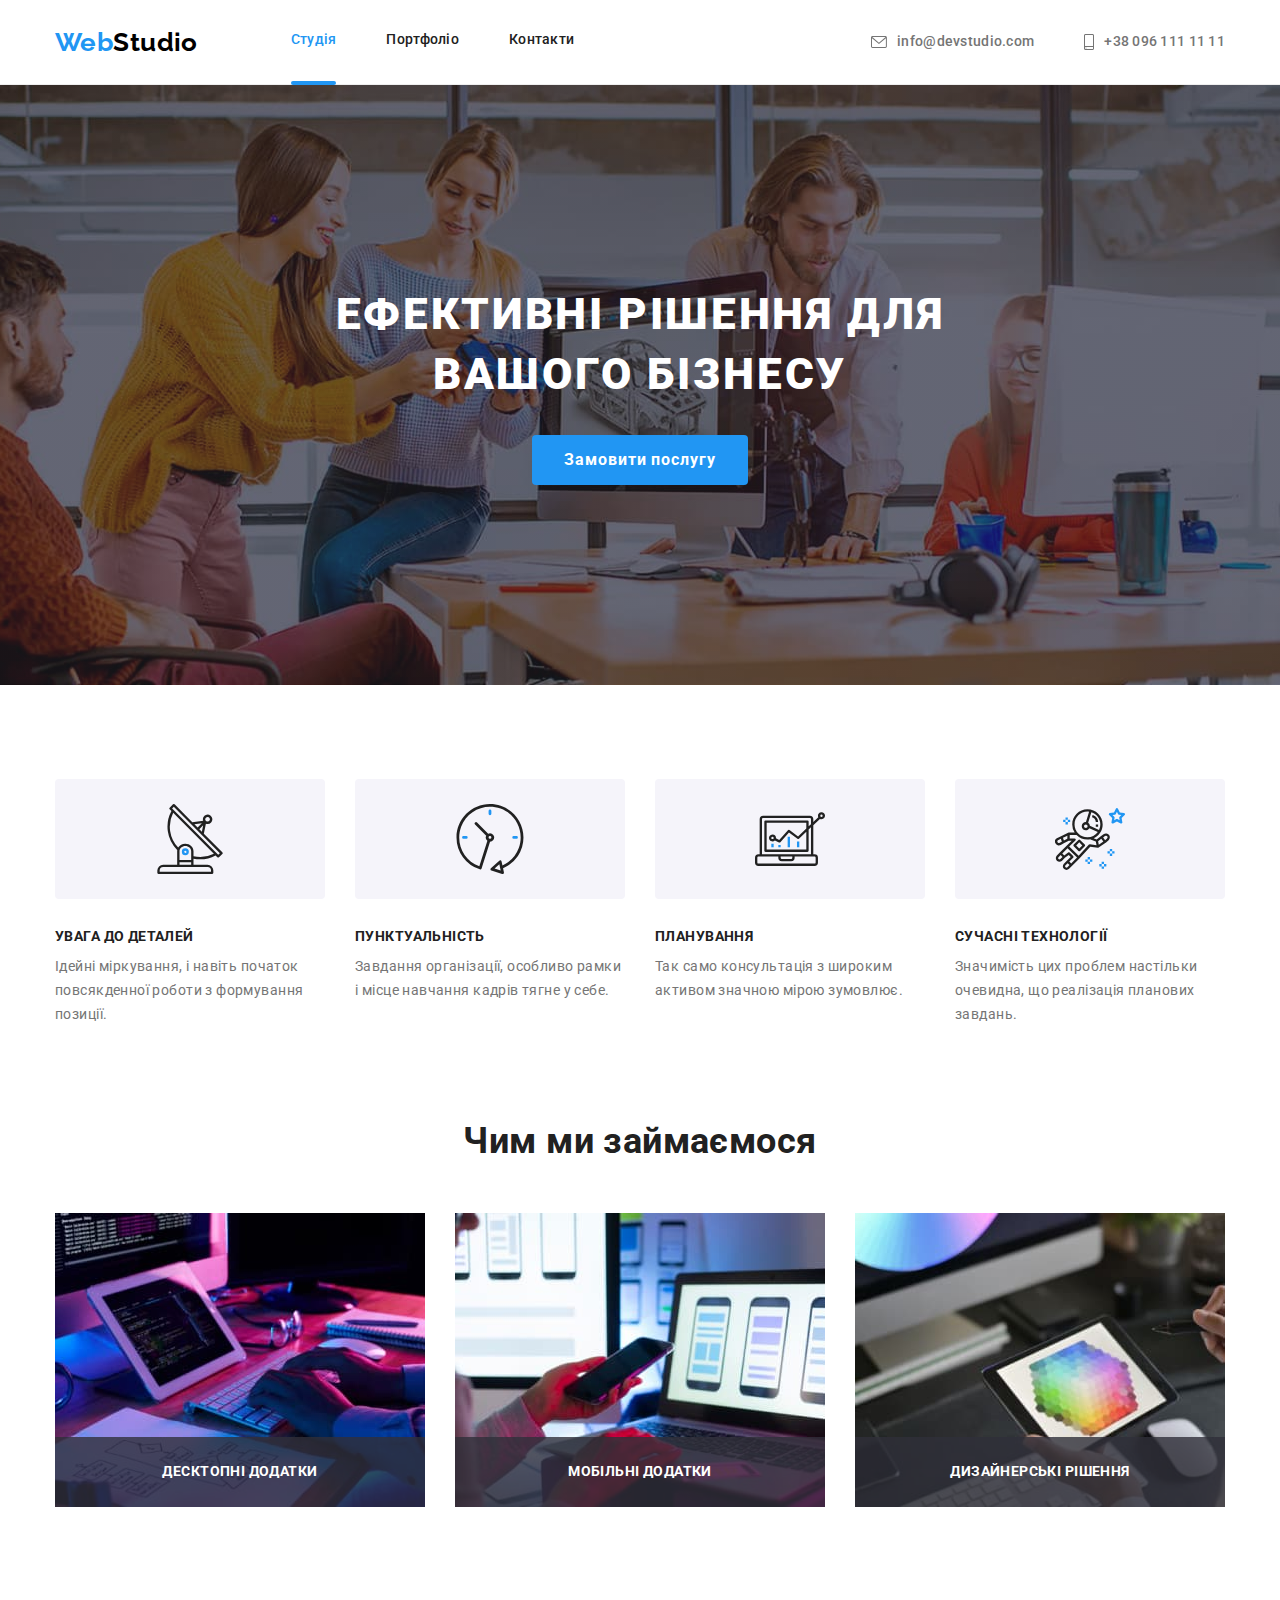
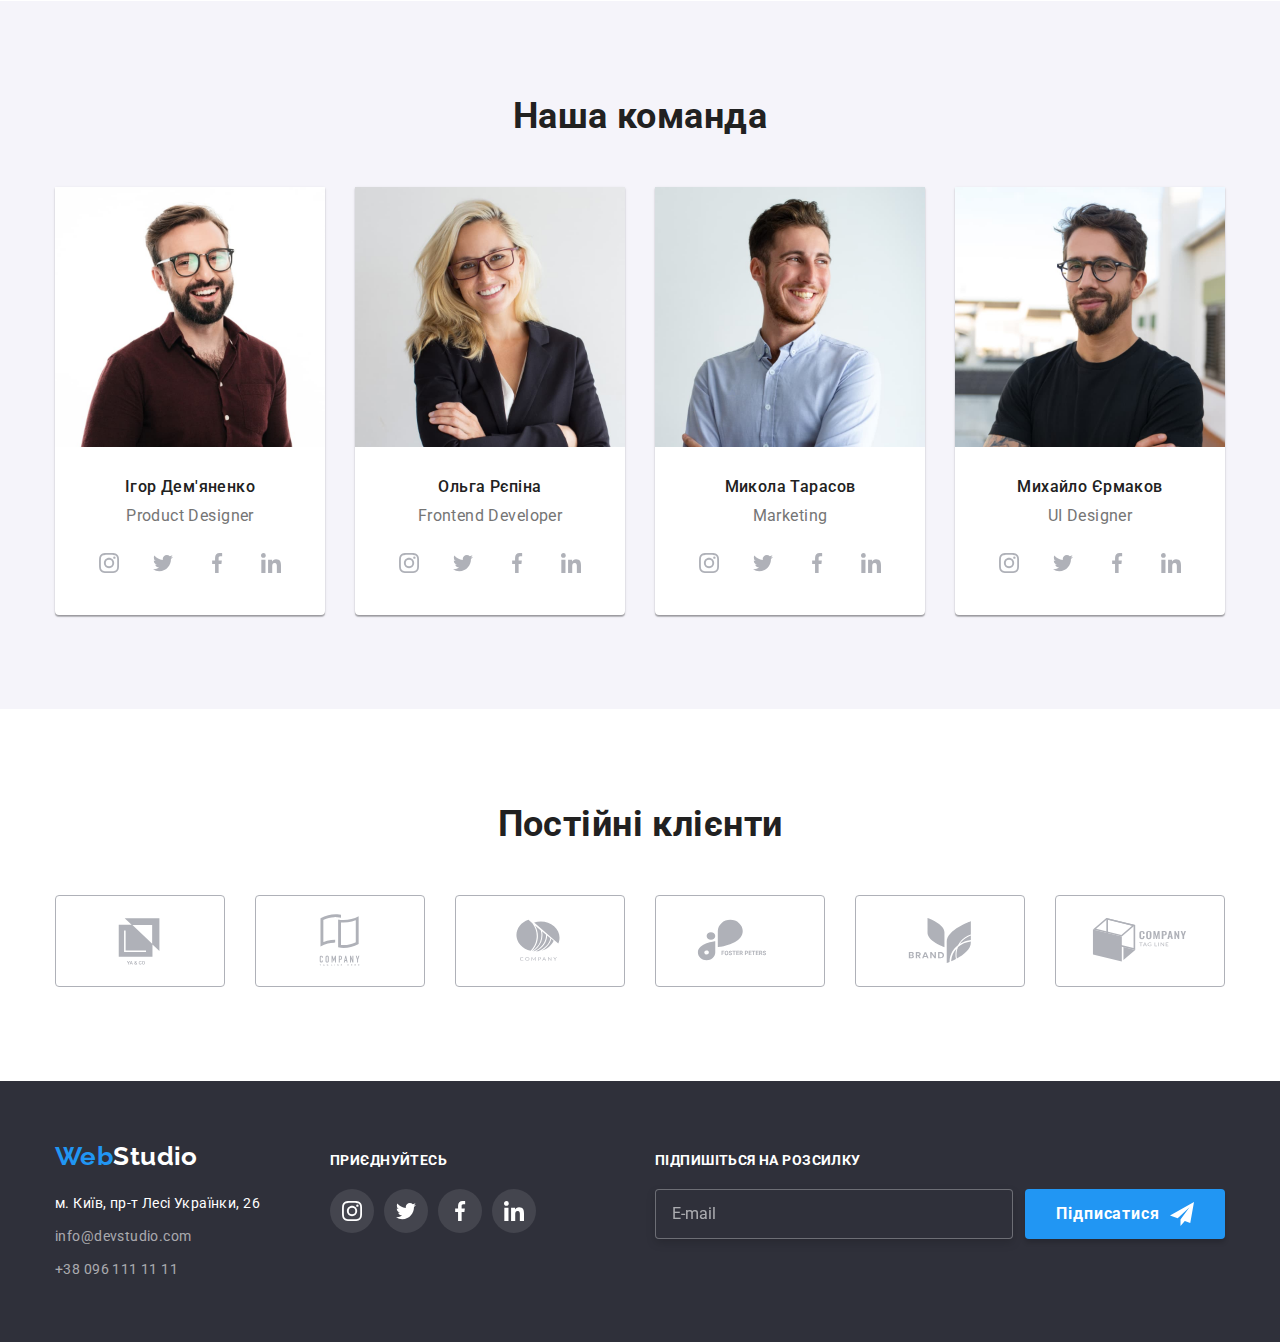
<file: index.html>
<!DOCTYPE html>
<html lang="uk">
  <head>
    <meta charset="UTF-8" />
    <meta http-equiv="X-UA-Compatible" content="IE=edge" />
    <meta name="viewport" content="width=device-width, initial-scale=1.0" />
    <link
      href="https://fonts.googleapis.com/css2?family=Raleway:wght@700&family=Roboto:wght@400;500;700;900&display=swap"
      rel="stylesheet"
    />
    <link
      rel="stylesheet"
      href="https://cdnjs.cloudflare.com/ajax/libs/modern-normalize/1.1.0/modern-normalize.min.css"
    />
    <link rel="stylesheet" href="./css/main.min.css" />
    <title>WebStudio</title>
  </head>
  <body>
    <!--Верхня лінія-->
    <header class="header">
      <div class="container header__container">
        <nav class="navigation">
          <a class="logo header-logo" href="./index.html"
            >Web<span class="logo__dark">Studio</span></a
          >
          <ul class="navigation__list list">
            <li class="navigation__item"><a class="navigation__link navigation__link--current" href="./index.html">Студія</a></li>
            <li class="navigation__item"><a class="navigation__link" href="./portfolio.html">Портфоліо</a></li>
            <li class="navigation__item"><a class="navigation__link" href="">Контакти</a></li>
          </ul>
        </nav>
        <ul class="contacts list">
          <li class="contacts__item">
            <a class="contacts__link" href="mailto:info@devstudio.com">
              <svg class="contacts__logo" width="16" height="12">
                <use href="./images/icons.svg#icon-mail"></use>
              </svg>
              info@devstudio.com</a
            >
          </li>
          <li class="contacts__item">
            <a class="contacts__link" href="tel:+380961111111">
              <svg class="contacts__logo" width="10" height="16">
                <use href="./images/icons.svg#icon-tel"></use>
              </svg>
              +38 096 111 11 11</a
            >
          </li>
        </ul>
      </div>
    </header>
    <!--Тіло-->
    <main>
      <!--Замовлення послуг-->
      <section class="hero">
        <div class="container">
          <h1 class="hero__title">Ефективні рішення для вашого бізнесу</h1>
          <button class="hero__btn" type="button" data-modal-open>Замовити послугу</button>
        </div>
      </section>
      <!--Модальне вікно-->
      <div class="backdrop is-hidden" data-modal>
        <div class="modal">
          <form class="register-form modal-form" name="register-form" autocomplete="off" novalidate>
            <p class="modal-form__item">Залиште свої дані, ми вам передзвонимо</p>
            <div class="modal-form__block">
              <label class="modal-form__title" for="name">Ім'я</label>
              <input class="modal-form__input" type="text" name="name" id="name" autofocus />
              <svg class="modal-form__logo" width="18" height="18">
                <use href="./images/icons.svg#icon-person"></use>
              </svg>
            </div>
            <div class="modal-form__block">
              <label class="modal-form__title" for="tel">Телефон</label>
              <input class="modal-form__input" type="tel" name="tel" id="tel" />
              <svg class="modal-form__logo" width="18" height="18">
                <use href="./images/icons.svg#icon-phone"></use>
              </svg>
            </div>
            <div class="modal-form__block">
              <label class="modal-form__title" for="mail">Пошта</label>
              <input class="modal-form__input" type="email" name="mail" id="mail" />
              <svg class="modal-form__logo" width="18" height="18">
                <use href="./images/icons.svg#icon-email"></use>
              </svg>
            </div>
            <div class="modal-form__block modal-form__block--textarea">
              <label class="modal-form__title" for="comment">Коментар</label>
              <textarea
                class="modal-form__textarea-input"
                name="comment"
                id="comment"
                rows="8"
                placeholder="Введіть текст"
              ></textarea>
            </div>
            <div class="agree">
              <input class="agree__checkbox" type="checkbox" name="topik" value="text" id="text" />
              <span class="agree__icon"></span>
              <label class="agree__item" for="text"
                >Погоджуюся з розсилкою та приймаю
                <a class="agree__treaty" href="#">Умови договору</a></label
              >
            </div>
            <button class="modal-form__btn" type="submit">Відправити</button>
          </form>
          <button class="modal__btn" type="button" data-modal-close>
            <svg class="modal__icon" width="32" height="32">
              <use href="./images/icons.svg#icon-close"></use>
            </svg>
          </button>
        </div>
      </div>
      <!--особливості-->
      <section class="section">
        <div class="container">
          <h2 class="section__title visually-hidden">Особливості</h2>
          <ul class="feature-list list">
            <li class="feature-list__block">
              <div class="feature-list__img">
                <svg class="feature-list__icon" width="70" height="70">
                  <use href="images/icons.svg#icon-antenna"></use>
                </svg>
              </div>
              <h3 class="feature-list__title">УВАГА ДО ДЕТАЛЕЙ</h3>
              <p class="feature-list__item">
                Ідейні міркування, і навіть початок повсякденної роботи з формування позиції.
              </p>
            </li>
            <li class="feature-list__block">
              <div class="feature-list__img">
                <svg class="feature-list__icon" width="70" height="70">
                  <use href="images/icons.svg#icon-clock"></use>
                </svg>
              </div>
              <h3 class="feature-list__title">ПУНКТУАЛЬНІСТЬ</h3>
              <p class="feature-list__item">
                Завдання організації, особливо рамки і місце навчання кадрів тягне у себе.
              </p>
            </li>
            <li class="feature-list__block">
              <div class="feature-list__img">
                <svg class="feature-list__icon" width="70" height="70">
                  <use href="./images/icons.svg#icon-diagram"></use>
                </svg>
              </div>
              <h3 class="feature-list__title">ПЛАНУВАННЯ</h3>
              <p class="feature-list__item">Так само консультація з широким активом значною мірою зумовлює.</p>
            </li>
            <li class="feature-list__block">
              <div class="feature-list__img">
                <svg class="feature-list__icon" width="70" height="70">
                  <use href="./images/icons.svg#icon-astronaut"></use>
                </svg>
              </div>
              <h3 class="feature-list__title">СУЧАСНІ ТЕХНОЛОГІЇ</h3>
              <p class="feature-list__item">
                Значимість цих проблем настільки очевидна, що реалізація планових завдань.
              </p>
            </li>
          </ul>
        </div>
      </section>
      <!--Чим ми займаємося-->
      <section class="section work-section">
        <div class="container">
          <h2 class="section__title">Чим ми займаємося</h2>
          <ul class="work-list list">
            <li class="work-list__block">
              <img
                src="images/img1.jpg"
                alt="Наповнення веб-сторінки контентом, структурою і змістом"
                width="370"
                height="294"
              />
              <div class="work-list__box">
                <p class="work-list__item">Десктопні додатки</p>
              </div>
            </li>
            <li class="work-list__block">
              <img
                src="images/img2.jpg"
                alt="Розмітка структури сайту для мобільного телефону"
                width="370"
                height="294"
              />
              <div class="work-list__box">
                <p class="work-list__item">Мобільні додатки</p>
              </div>
            </li>
            <li class="work-list__block">
              <img src="images/img3.jpg" alt="Вибір кольору на планшеті" width="370" height="294" />
              <div class="work-list__box">
                <p class="work-list__item">Дизайнерські рішення</p>
              </div>
            </li>
          </ul>
        </div>
      </section>
      <!--Наша команда-->
      <section class="section teamcard">
        <div class="container">
          <h2 class="section__title">Наша команда</h2>
          <ul class="teamcard-list list">
            <li class="teamcard-list__block">
              <img src="images/img4.jpg" alt="фото Ігор Дем'яненко" width="270" height="260" />
              <div class="teamcard-list__text">
                <h3 class="teamcard-list__title">Ігор Дем'яненко</h3>
                <p class="teamcard-list__item">Product Designer</p>
                <ul class="list soc-networks">
                  <li class="soc-networks__block">
                    <a
                      class="soc-networks__link"
                      href="https://www.instagram.com"
                      target="_blank"
                      rel="noopener noreferrer"
                    >
                      <svg class="soc-networks__icon" width="20" height="20">
                        <use href="./images/icons.svg#icon-instagram"></use>
                      </svg>
                    </a>
                  </li>
                  <li class="soc-networks__block">
                    <a
                      class="soc-networks__link"
                      href="https://www.twitter.com"
                      target="_blank"
                      rel="noopener noreferrer"
                    >
                      <svg class="soc-networks__icon" width="20" height="20">
                        <use href="./images/icons.svg#icon-twitter"></use>
                      </svg>
                    </a>
                  </li>
                  <li class="soc-networks__block">
                    <a
                      class="soc-networks__link"
                      href="https://www.facebook.com"
                      target="_blank"
                      rel="noopener noreferrer"
                    >
                      <svg class="soc-networks__icon" width="20" height="20">
                        <use href="./images/icons.svg#icon-facebook"></use>
                      </svg>
                    </a>
                  </li>
                  <li class="soc-networks__block">
                    <a
                      class="soc-networks__link"
                      href="https://www.linkedin.com"
                      target="_blank"
                      rel="noopener noreferrer"
                    >
                      <svg class="soc-networks__icon" width="20" height="20">
                        <use href="./images/icons.svg#icon-linkedin"></use>
                      </svg>
                    </a>
                  </li>
                </ul>
              </div>
            </li>
            <li class="teamcard-list__block">
              <img src="images/img5.jpg" alt="фото Ольга Рєпіна" width="270" height="260" />
              <div class="teamcard-list__text">
                <h3 class="teamcard-list__title">Ольга Рєпіна</h3>
                <p class="teamcard-list__item">Frontend Developer</p>
                <ul class="list soc-networks">
                  <li class="soc-networks__block">
                    <a
                      class="soc-networks__link"
                      href="https://www.instagram.com"
                      target="_blank"
                      rel="noopener noreferrer"
                    >
                      <svg class="soc-networks__icon" width="20" height="20">
                        <use href="./images/icons.svg#icon-instagram"></use>
                      </svg>
                    </a>
                  </li>
                  <li class="soc-networks__block">
                    <a
                      class="soc-networks__link"
                      href="https://www.twitter.com"
                      target="_blank"
                      rel="noopener noreferrer"
                    >
                      <svg class="soc-networks__icon" width="20" height="20">
                        <use href="./images/icons.svg#icon-twitter"></use>
                      </svg>
                    </a>
                  </li>
                  <li class="soc-networks__block">
                    <a
                      class="soc-networks__link"
                      href="https://www.facebook.com"
                      target="_blank"
                      rel="noopener noreferrer"
                    >
                      <svg class="soc-networks__icon" width="20" height="20">
                        <use href="./images/icons.svg#icon-facebook"></use>
                      </svg>
                    </a>
                  </li>
                  <li class="soc-networks__block">
                    <a
                      class="soc-networks__link"
                      href="https://www.linkedin.com"
                      target="_blank"
                      rel="noopener noreferrer"
                    >
                      <svg class="soc-networks__icon" width="20" height="20">
                        <use href="./images/icons.svg#icon-linkedin"></use>
                      </svg>
                    </a>
                  </li>
                </ul>
              </div>
            </li>
            <li class="teamcard-list__block">
              <img src="images/img6.jpg" alt="фото Микола Тарасов" width="270" height="260" />
              <div class="teamcard-list__text">
                <h3 class="teamcard-list__title">Микола Тарасов</h3>
                <p class="teamcard-list__item">Marketing</p>
                <ul class="list soc-networks">
                  <li class="soc-networks__block">
                    <a
                      class="soc-networks__link"
                      href="https://www.instagram.com"
                      target="_blank"
                      rel="noopener noreferrer"
                    >
                      <svg class="soc-networks__icon" width="20" height="20">
                        <use href="./images/icons.svg#icon-instagram"></use>
                      </svg>
                    </a>
                  </li>
                  <li class="soc-networks__block">
                    <a
                      class="soc-networks__link"
                      href="https://www.twitter.com"
                      target="_blank"
                      rel="noopener noreferrer"
                    >
                      <svg class="soc-networks__icon" width="20" height="20">
                        <use href="./images/icons.svg#icon-twitter"></use>
                      </svg>
                    </a>
                  </li>
                  <li class="soc-networks__block">
                    <a
                      class="soc-networks__link"
                      href="https://www.facebook.com"
                      target="_blank"
                      rel="noopener noreferrer"
                    >
                      <svg class="soc-networks__icon" width="20" height="20">
                        <use href="./images/icons.svg#icon-facebook"></use>
                      </svg>
                    </a>
                  </li>
                  <li class="soc-networks__block">
                    <a
                      class="soc-networks__link"
                      href="https://www.linkedin.com"
                      target="_blank"
                      rel="noopener noreferrer"
                    >
                      <svg class="soc-networks__icon" width="20" height="20">
                        <use href="./images/icons.svg#icon-linkedin"></use>
                      </svg>
                    </a>
                  </li>
                </ul>
              </div>
            </li>
            <li class="teamcard-list__block">
              <img src="images/img7.jpg" alt="фото Михайло Єрмаков" width="270" height="260" />
              <div class="teamcard-list__text">
                <h3 class="teamcard-list__title">Михайло Єрмаков</h3>
                <p class="teamcard-list__item">UI Designer</p>
                <ul class="list soc-networks">
                  <li class="soc-networks__block">
                    <a
                      class="soc-networks__link"
                      href="https://www.instagram.com"
                      target="_blank"
                      rel="noopener noreferrer"
                    >
                      <svg class="soc-networks__icon" width="20" height="20">
                        <use href="./images/icons.svg#icon-instagram"></use>
                      </svg>
                    </a>
                  </li>
                  <li class="soc-networks__block">
                    <a
                      class="soc-networks__link"
                      href="https://www.twitter.com"
                      target="_blank"
                      rel="noopener noreferrer"
                    >
                      <svg class="soc-networks__icon" width="20" height="20">
                        <use href="./images/icons.svg#icon-twitter"></use>
                      </svg>
                    </a>
                  </li>
                  <li class="soc-networks__block">
                    <a
                      class="soc-networks__link"
                      href="https://www.facebook.com"
                      target="_blank"
                      rel="noopener noreferrer"
                    >
                      <svg class="soc-networks__icon" width="20" height="20">
                        <use href="./images/icons.svg#icon-facebook"></use>
                      </svg>
                    </a>
                  </li>
                  <li class="soc-networks__block">
                    <a
                      class="soc-networks__link"
                      href="https://www.linkedin.com"
                      target="_blank"
                      rel="noopener noreferrer"
                    >
                      <svg class="soc-networks__icon" width="20" height="20">
                        <use href="./images/icons.svg#icon-linkedin"></use>
                      </svg>
                    </a>
                  </li>
                </ul>
              </div>
            </li>
          </ul>
        </div>
      </section>
      <!--Постійні клієнти-->
      <section class="section">
        <div class="container">
          <h2 class="section__title">Постійні клієнти</h2>
          <ul class="partners-list list">
            <li class="partners-list__block">
              <a class="partners-list__link" href="#" target="_blank" rel="noopener noreferrer">
                <svg class="partners-list__logo" width="106" height="60">
                  <use href="./images/icons.svg#icon-Logo-1"></use>
                </svg>
              </a>
            </li>
            <li class="partners-list__block">
              <a class="partners-list__link" href="#" target="_blank" rel="noopener noreferrer">
                <svg class="partners-list__logo" width="106" height="60">
                  <use href="./images/icons.svg#icon-Logo-2"></use>
                </svg>
              </a>
            </li>
            <li class="partners-list__block">
              <a class="partners-list__link" href="#" target="_blank" rel="noopener noreferrer">
                <svg class="partners-list__logo" width="106" height="60">
                  <use href="./images/icons.svg#icon-Logo-3"></use>
                </svg>
              </a>
            </li>
            <li class="partners-list__block">
              <a class="partners-list__link" href="#" target="_blank" rel="noopener noreferrer">
                <svg class="partners-list__logo" width="106" height="60">
                  <use href="./images/icons.svg#icon-Logo-4"></use>
                </svg>
              </a>
            </li>
            <li class="partners-list__block">
              <a class="partners-list__link" href="#" target="_blank" rel="noopener noreferrer">
                <svg class="partners-list__logo" width="106" height="60">
                  <use href="./images/icons.svg#icon-Logo-5"></use>
                </svg>
              </a>
            </li>
            <li class="partners-list__block">
              <a class="partners-list__link" href="#" target="_blank" rel="noopener noreferrer">
                <svg class="partners-list__logo" width="106" height="60">
                  <use href="./images/icons.svg#icon-Logo-6"></use>
                </svg>
              </a>
            </li>
          </ul>
        </div>
      </section>
    </main>
    <!--Підвал-->
    <footer class="footer">
      <div class="container footer__container">
        <div class="footer__block">
          <a class="logo" href="./index.html"
            >Web<span class="logo__light">Studio</span></a
          >
          <address class="address__block">
            <ul class="address-list list">
              <li class="address-list__item">
                <a
                  class="address-list__link-map"
                  href="https://goo.gl/maps/TMpKUP9idhzFjyQV7"
                  target="_blank"
                  rel="noopener nofollow noreferrer"
                  >м. Київ, пр-т Лесі Українки, 26</a
                >
              </li>
              <li class="address-list__item">
                <a class="address-list__link" href="mailto:info@devstudio.com">info@devstudio.com</a>
              </li>
              <li class="address-list__item"><a class="address-list__link" href="tel:+380961111111">+38 096 111 11 11</a></li>
            </ul>
          </address>
        </div>
        <div class="footer__block">
          <p class="footer__item">приєднуйтесь</p>
          <ul class="list soc-networks">
            <li class="soc-networks__block">
              <a
                class="soc-networks__link soc-networks__link--footer"
                href="https://www.instagram.com"
                target="_blank"
                rel="noopener noreferrer"
              >
                <svg class="soc-networks__icon soc-networks__icon--footer" width="20" height="20">
                  <use href="./images/icons.svg#icon-instagram"></use>
                </svg>
              </a>
            </li>
            <li class="soc-networks__block">
              <a
                class="soc-networks__link soc-networks__link--footer"
                href="https://www.twitter.com"
                target="_blank"
                rel="noopener noreferrer"
              >
                <svg class="soc-networks__icon soc-networks__icon--footer" width="20" height="20">
                  <use href="./images/icons.svg#icon-twitter"></use>
                </svg>
              </a>
            </li>
            <li class="soc-networks__block">
              <a
                class="soc-networks__link  soc-networks__link--footer"
                href="https://www.facebook.com"
                target="_blank"
                rel="noopener noreferrer"
              >
                <svg class="soc-networks__icon soc-networks__icon--footer" width="20" height="20">
                  <use href="./images/icons.svg#icon-facebook"></use>
                </svg>
              </a>
            </li>
            <li class="soc-networks__block">
              <a
                class="soc-networks__link soc-networks__link--footer"
                href="https://www.linkedin.com"
                target="_blank"
                rel="noopener noreferrer"
              >
                <svg class="soc-networks__icon soc-networks__icon--footer" width="20" height="20">
                  <use href="./images/icons.svg#icon-linkedin"></use>
                </svg>
              </a>
            </li>
          </ul>
        </div>
        <div class="footer__block">
          <p class="footer__item">Підпишіться на розсилку</p>
          <form class="register-form form-subscribe" name="register-form" autocomplete="off" novalidate>
          <label class="form-subscribe__title">
            <input class="form-subscribe__mail" type="email" name="mail" placeholder="E-mail" />
          </label>
          <button class="form-subscribe__btn" type="submit">Підписатися
            <span class="form-subscribe__icon">
            <svg  width="24" height="24">
                  <use href="./images/icons.svg#icon-send"></use>
                </svg>
          </span>
        </button>
          </form>
          </div>
        </div>
      </div>
    </footer>
    <script src="./js/modal.js"></script>
    <script>
      (() => {
        document.querySelector('.js-speaker-form').addEventListener('submit', e => {
          e.preventDefault();

          new FormData(e.currentTarget).forEach((value, name) => console.log(`${name}: ${value}`));

          e.currentTarget.reset();
        });
      })();
    </script>
  </body>
</html>
</file>
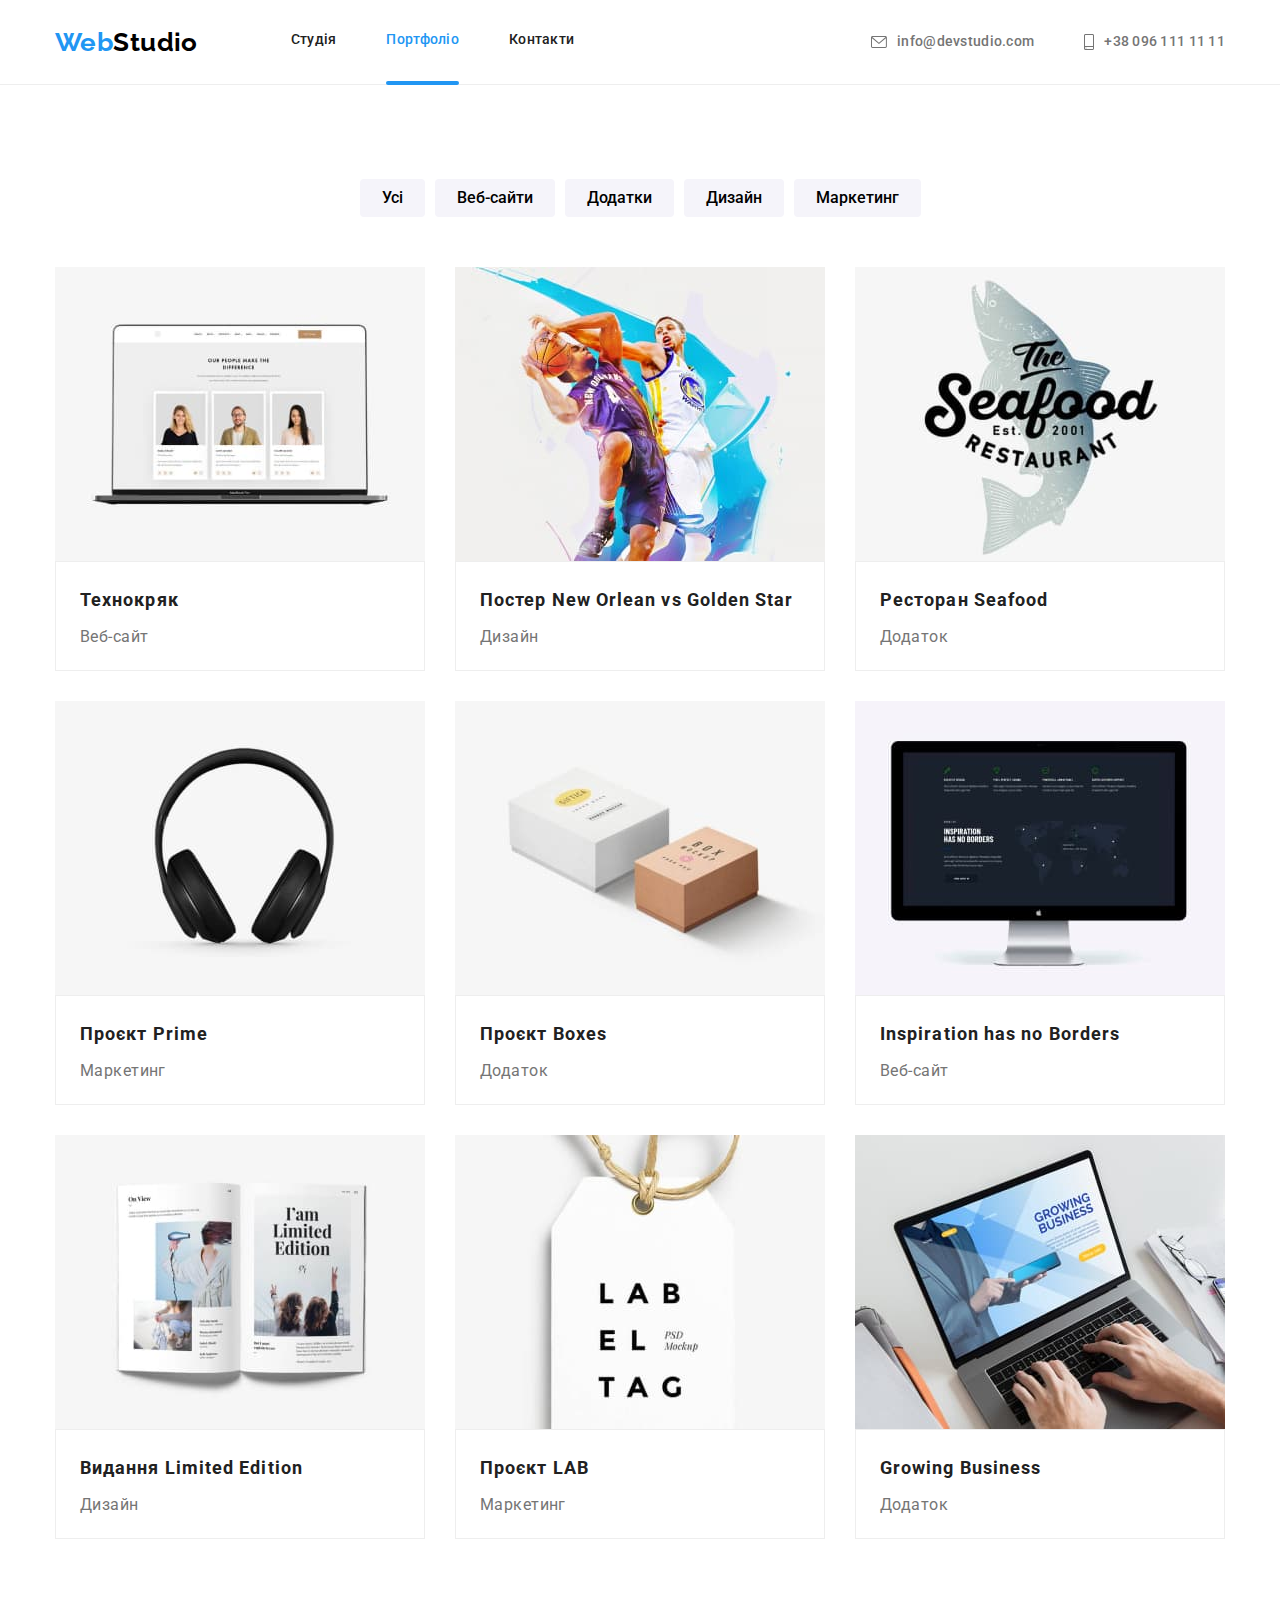
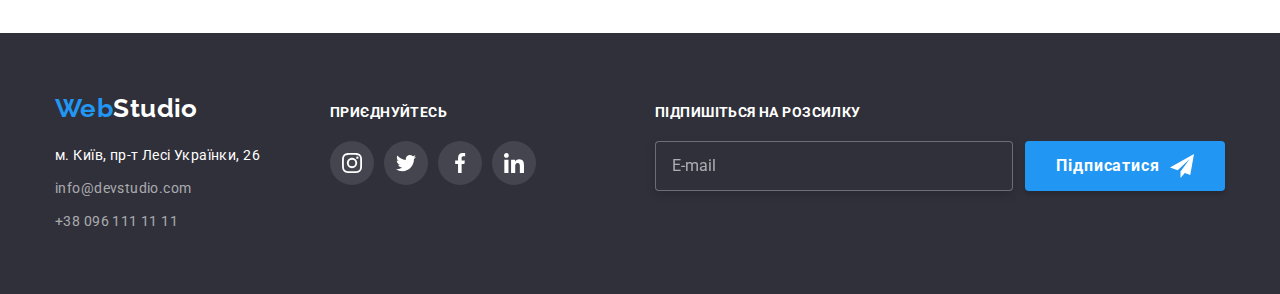
<file: portfolio.html>
<!DOCTYPE html>
<html lang="uk">
  <head>
    <meta charset="UTF-8" />
    <meta http-equiv="X-UA-Compatible" content="IE=edge" />
    <meta name="viewport" content="width=device-width, initial-scale=1.0" />
    <link
      href="https://fonts.googleapis.com/css2?family=Raleway:wght@700&family=Roboto:wght@400;500;700;900&display=swap"
      rel="stylesheet"
    />
    <link
      rel="stylesheet"
      href="https://cdnjs.cloudflare.com/ajax/libs/modern-normalize/1.1.0/modern-normalize.min.css"
    />
    <link rel="stylesheet" href="./css/main.min.css" />
    <title>Портфоліо</title>
  </head>
  <body>
    <header class="header">
      <div class="container header__container">
        <nav class="navigation">
          <a class="logo header-logo" href="./index.html"
            >Web<span class="logo__dark">Studio</span></a
          >
          <ul class="navigation__list list">
            <li class="navigation__item"><a class="navigation__link" href="./index.html">Студія</a></li>
            <li class="navigation__item"><a class="navigation__link navigation__link--current" href="./portfolio.html">Портфоліо</a></li>
            <li class="navigation__item"><a class="navigation__link" href="">Контакти</a></li>
          </ul>
        </nav>
        <ul class="contacts list">
          <li class="contacts__item">
            <a class="contacts__link" href="mailto:info@devstudio.com">
              <svg class="contacts__logo" width="16" height="12">
                <use href="./images/icons.svg#icon-mail"></use>
              </svg>
              info@devstudio.com</a
            >
          </li>
          <li class="contacts__item">
            <a class="contacts__link" href="tel:+380961111111">
              <svg class="contacts__logo" width="10" height="16">
                <use href="./images/icons.svg#icon-tel"></use>
              </svg>
              +38 096 111 11 11</a
            >
          </li>
        </ul>
      </div>
    </header>
    <main>
      <!--портфоліо-->
      <section class="section">
        <div class="container">
          <h1 class="visually-hidden">Портфоліо</h1>
          <ul class="filter-list list">
            <li class="filter-list__block"><button class="filter-list__btn" type="button">Усі</button></li>
            <li class="filter-list__block"><button class="filter-list__btn" type="button">Веб-сайти</button></li>
            <li class="filter-list__block"><button class="filter-list__btn" type="button">Додатки</button></li>
            <li class="filter-list__block"><button class="filter-list__btn" type="button">Дизайн</button></li>
            <li class="filter-list__block"><button class="filter-list__btn" type="button">Маркетинг</button></li>
          </ul>
          <ul class="projects-list list">
            <li class="projects-list__block">
              <a class="projects-list__link" href="#" target="_blank" rel="noopener noreferrer">
                <div class="projects-list__box">
                  <img
                    src="images/img8.jpg"
                    alt="ноутбук на дислеї якого фото працівників компанії"
                    width="370"
                    height="294"
                  />
                  <div class="projects-list__overlay">
                    <p class="projects-list__overlay-text">
                      Ресурс пропонує комплексні пропозиції з різним рівнем функціоналу та сервісів.
                      Все це дозволить відвідувачу отримати вичерпні відомості про компанію чи
                      приватну особу.
                    </p>
                  </div>
                </div>
                <div class="projects-list__text">
                  <h2 class="projects-list__title">Технокряк</h2>
                  <p class="projects-list__item">Веб-сайт</p>
                </div>
              </a>
            </li>
            <li class="projects-list__block">
              <a class="projects-list__link" href="#" target="_blank" rel="noopener noreferrer">
                <div class="projects-list__box">
                  <img
                    src="images/img9.jpg"
                    alt="два баскетболіста в боротьбі за м'яч"
                    width="370"
                    height="294"
                  />
                  <div class="projects-list__overlay">
                    <p class="projects-list__overlay-text">
                      Ресурс пропонує комплексні пропозиції з різним рівнем функціоналу та сервісів.
                      Все це дозволить відвідувачу отримати вичерпні відомості про компанію чи
                      приватну особу.
                    </p>
                  </div>
                </div>
                <div class="projects-list__text">
                  <h2 class="projects-list__title">Постер New Orlean vs Golden Star</h2>
                  <p class="projects-list__item">Дизайн</p>
                </div>
              </a>
            </li>
            <li class="projects-list__block">
              <a class="projects-list__link" href="#" target="_blank" rel="noopener noreferrer">
                <div class="projects-list__box">
                  <img
                    src="images/img10.jpg"
                    alt="логоти ресторану морської їжі"
                    width="370"
                    height="294"
                  />
                  <div class="projects-list__overlay">
                    <p class="projects-list__overlay-text">
                      Ресурс пропонує комплексні пропозиції з різним рівнем функціоналу та сервісів.
                      Все це дозволить відвідувачу отримати вичерпні відомості про компанію чи
                      приватну особу.
                    </p>
                  </div>
                </div>
                <div class="projects-list__text">
                  <h2 class="projects-list__title">Ресторан Seafood</h2>
                  <p class="projects-list__item">Додаток</p>
                </div>
              </a>
            </li>
            <li class="projects-list__block">
              <a class="projects-list__link" href="#" target="_blank" rel="noopener noreferrer">
                <div class="projects-list__box">
                  <img src="images/img11.jpg" alt="чорні навушники" width="370" height="294" />
                  <div class="projects-list__overlay">
                    <p class="projects-list__overlay-text">
                      Ресурс пропонує комплексні пропозиції з різним рівнем функціоналу та сервісів.
                      Все це дозволить відвідувачу отримати вичерпні відомості про компанію чи
                      приватну особу.
                    </p>
                  </div>
                </div>
                <div class="projects-list__text">
                  <h2 class="projects-list__title">Проєкт Prime</h2>
                  <p class="projects-list__item">Маркетинг</p>
                </div>
              </a>
            </li>
            <li class="projects-list__block">
              <a class="projects-list__link" href="#" target="_blank" rel="noopener noreferrer">
                <div class="projects-list__box">
                  <img
                    src="images/img12.jpg"
                    alt="дві картонних коробочки"
                    width="370"
                    height="294"
                  />
                  <div class="projects-list__overlay">
                    <p class="projects-list__overlay-text">
                      Ресурс пропонує комплексні пропозиції з різним рівнем функціоналу та сервісів.
                      Все це дозволить відвідувачу отримати вичерпні відомості про компанію чи
                      приватну особу.
                    </p>
                  </div>
                </div>
                <div class="projects-list__text">
                  <h2 class="projects-list__title">Проєкт Boxes</h2>
                  <p class="projects-list__item">Додаток</p>
                </div>
              </a>
            </li>
            <li class="projects-list__block">
              <a class="projects-list__link" href="#" target="_blank" rel="noopener noreferrer">
                <div class="projects-list__box">
                  <img
                    src="images/img13.jpg"
                    alt="монітор комп'ютера на дисплеї якого напис Inspiration has no Borders"
                    width="370"
                    height="294"
                  />
                  <div class="projects-list__overlay">
                    <p class="projects-list__overlay-text">
                      Ресурс пропонує комплексні пропозиції з різним рівнем функціоналу та сервісів.
                      Все це дозволить відвідувачу отримати вичерпні відомості про компанію чи
                      приватну особу.
                    </p>
                  </div>
                </div>
                <div class="projects-list__text">
                  <h2 class="projects-list__title">Inspiration has no Borders</h2>
                  <p class="projects-list__item">Веб-сайт</p>
                </div>
              </a>
            </li>
            <li class="projects-list__block">
              <a class="projects-list__link" href="#" target="_blank" rel="noopener noreferrer">
                <div class="projects-list__box">
                  <img
                    src="images/img14.jpg"
                    alt="відкритий журнал на статті I am Limited Edition"
                    width="370"
                    height="294"
                  />
                  <div class="projects-list__overlay">
                    <p class="projects-list__overlay-text">
                      Ресурс пропонує комплексні пропозиції з різним рівнем функціоналу та сервісів.
                      Все це дозволить відвідувачу отримати вичерпні відомості про компанію чи
                      приватну особу.
                    </p>
                  </div>
                </div>
                <div class="projects-list__text">
                  <h2 class="projects-list__title">Видання Limited Edition</h2>
                  <p class="projects-list__item">Дизайн</p>
                </div>
              </a>
            </li>
            <li class="projects-list__block">
              <a class="projects-list__link" href="#" target="_blank" rel="noopener noreferrer">
                <div class="projects-list__box">
                  <img
                    src="images/img15.jpg"
                    alt="лейбл з написом lab el tag"
                    width="370"
                    height="294"
                  />
                  <div class="projects-list__overlay">
                    <p class="projects-list__overlay-text">
                      Ресурс пропонує комплексні пропозиції з різним рівнем функціоналу та сервісів.
                      Все це дозволить відвідувачу отримати вичерпні відомості про компанію чи
                      приватну особу.
                    </p>
                  </div>
                </div>
                <div class="projects-list__text">
                  <h2 class="projects-list__title">Проєкт LAB</h2>
                  <p class="projects-list__item">Маркетинг</p>
                </div>
              </a>
            </li>
            <li class="projects-list__block">
              <a class="projects-list__link" href="#" target="_blank" rel="noopener noreferrer">
                <div class="projects-list__box">
                  <img
                    src="images/img16.jpg"
                    alt="відкритий ноутбук на дислеї якого напис Growing Business
"
                    width="370"
                    height="294"
                  />
                  <div class="projects-list__overlay">
                    <p class="projects-list__overlay-text">
                      Ресурс пропонує комплексні пропозиції з різним рівнем функціоналу та сервісів.
                      Все це дозволить відвідувачу отримати вичерпні відомості про компанію чи
                      приватну особу.
                    </p>
                  </div>
                </div>
                <div class="projects-list__text">
                  <h2 class="projects-list__title">Growing Business</h2>
                  <p class="projects-list__item">Додаток</p>
                </div>
              </a>
            </li>
          </ul>
        </div>
      </section>
    </main>
    <footer class="footer">
      <div class="container footer__container">
        <div class="footer__block">
          <a class="logo" href="./index.html"
            >Web<span class="logo__light">Studio</span></a
          >
          <address class="address__block">
            <ul class="address-list list">
              <li class="address-list__item">
                <a
                  class="address-list__link-map"
                  href="https://goo.gl/maps/TMpKUP9idhzFjyQV7"
                  target="_blank"
                  rel="noopener nofollow noreferrer"
                  >м. Київ, пр-т Лесі Українки, 26</a
                >
              </li>
              <li class="address-list__item">
                <a class="address-list__link" href="mailto:info@devstudio.com">info@devstudio.com</a>
              </li>
              <li class="address-list__item"><a class="address-list__link" href="tel:+380961111111">+38 096 111 11 11</a></li>
            </ul>
          </address>
        </div>
        <div class="footer__block">
          <p class="footer__item">приєднуйтесь</p>
          <ul class="list soc-networks">
            <li class="soc-networks__block">
              <a
                class="soc-networks__link soc-networks__link--footer"
                href="https://www.instagram.com"
                target="_blank"
                rel="noopener noreferrer"
              >
                <svg class="soc-networks__icon soc-networks__icon--footer" width="20" height="20">
                  <use href="./images/icons.svg#icon-instagram"></use>
                </svg>
              </a>
            </li>
            <li class="soc-networks__block">
              <a
                class="soc-networks__link soc-networks__link--footer"
                href="https://www.twitter.com"
                target="_blank"
                rel="noopener noreferrer"
              >
                <svg class="soc-networks__icon soc-networks__icon--footer" width="20" height="20">
                  <use href="./images/icons.svg#icon-twitter"></use>
                </svg>
              </a>
            </li>
            <li class="soc-networks__block">
              <a
                class="soc-networks__link  soc-networks__link--footer"
                href="https://www.facebook.com"
                target="_blank"
                rel="noopener noreferrer"
              >
                <svg class="soc-networks__icon soc-networks__icon--footer" width="20" height="20">
                  <use href="./images/icons.svg#icon-facebook"></use>
                </svg>
              </a>
            </li>
            <li class="soc-networks__block">
              <a
                class="soc-networks__link soc-networks__link--footer"
                href="https://www.linkedin.com"
                target="_blank"
                rel="noopener noreferrer"
              >
                <svg class="soc-networks__icon soc-networks__icon--footer" width="20" height="20">
                  <use href="./images/icons.svg#icon-linkedin"></use>
                </svg>
              </a>
            </li>
          </ul>
        </div>
        <div class="footer__block">
          <p class="footer__item">Підпишіться на розсилку</p>
          <form class="register-form form-subscribe" name="register-form" autocomplete="off" novalidate>
          <label class="form-subscribe__title">
            <input class="form-subscribe__mail" type="email" name="mail" placeholder="E-mail" />
          </label>
          <button class="form-subscribe__btn" type="submit">Підписатися
            <span class="form-subscribe__icon">
            <svg  width="24" height="24">
                  <use href="./images/icons.svg#icon-send"></use>
                </svg>
          </span>
        </button>
          </form>
          </div>
        </div>
      </div>
    </footer>
  </body>
</html>
</file>
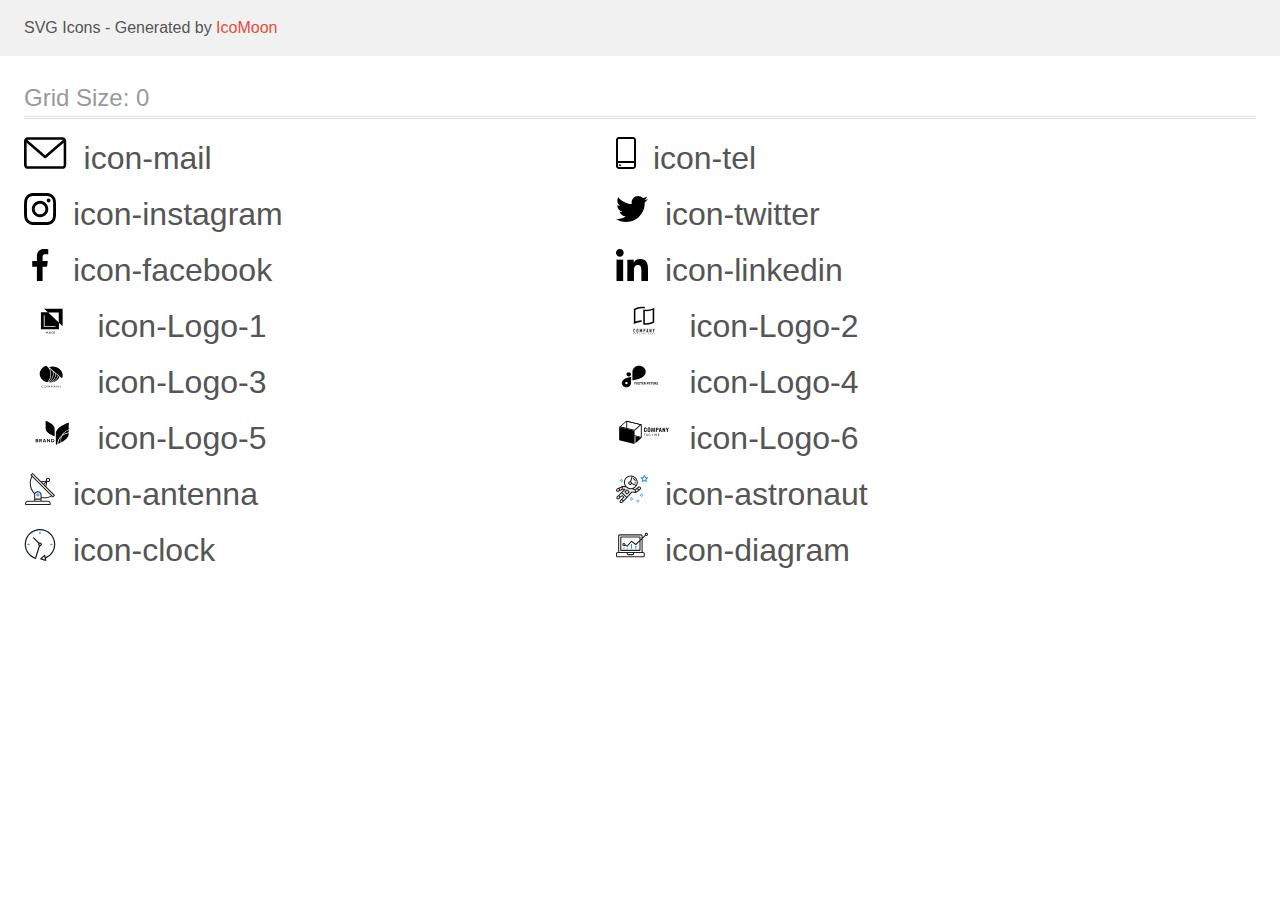
<file: images/icons/demo.html>
<!doctype html>
<html>
<head>
    <title>IcoMoon - SVG Icons</title>
    <meta charset="utf-8">
    <meta name="viewport" content="width=device-width, initial-scale=1">
    <link rel="stylesheet" href="demo-files/demo.css">
    <link rel="stylesheet" href="style.css">
</head>
<body>
<svg aria-hidden="true" style="position: absolute; width: 0; height: 0; overflow: hidden;" version="1.1" xmlns="http://www.w3.org/2000/svg" xmlns:xlink="http://www.w3.org/1999/xlink">
<defs>
<symbol id="icon-mail" viewBox="0 0 43 32">
<path d="M38.667 0h-34.667c-2.206 0-4 1.794-4 4v24c0 2.206 1.794 4 4 4h34.667c2.206 0 4-1.794 4-4v-24c0-2.206-1.794-4-4-4v0zM38.667 2.667c0.181 0 0.353 0.038 0.511 0.103l-17.844 15.466-17.844-15.466c0.158-0.066 0.33-0.103 0.511-0.103h34.667zM38.667 29.333h-34.667c-0.736 0-1.333-0.598-1.333-1.333v-22.413l17.793 15.421c0.251 0.217 0.563 0.326 0.874 0.326s0.622-0.108 0.874-0.326l17.793-15.421v22.413c0 0.736-0.598 1.333-1.333 1.333v0z"></path>
</symbol>
<symbol id="icon-tel" viewBox="0 0 20 32">
<path d="M17 0h-14c-1.654 0-3 1.346-3 3v26c0 1.654 1.346 3 3 3h14c1.654 0 3-1.346 3-3v-26c0-1.654-1.346-3-3-3zM3 2h14c0.552 0 1 0.448 1 1v21h-16v-21c0-0.552 0.448-1 1-1zM17 30h-14c-0.552 0-1-0.448-1-1v-3h16v3c0 0.552-0.448 1-1 1z"></path>
<path d="M4.707 27.478c0.391 0.365 0.391 0.956 0 1.321s-1.024 0.365-1.414 0c-0.391-0.365-0.391-0.956 0-1.321s1.024-0.365 1.414 0z"></path>
</symbol>
<symbol id="icon-instagram" viewBox="0 0 32 32">
<path d="M31.969 9.408c-0.075-1.7-0.35-2.869-0.744-3.882-0.406-1.075-1.032-2.038-1.851-2.838-0.8-0.813-1.769-1.444-2.832-1.844-1.019-0.394-2.182-0.669-3.882-0.744-1.713-0.081-2.257-0.1-6.601-0.1s-4.888 0.019-6.595 0.094c-1.7 0.075-2.869 0.35-3.882 0.744-1.075 0.406-2.038 1.031-2.838 1.85-0.813 0.8-1.444 1.769-1.844 2.832-0.394 1.019-0.669 2.182-0.744 3.882-0.081 1.713-0.1 2.257-0.1 6.601s0.019 4.888 0.094 6.595c0.075 1.7 0.35 2.869 0.744 3.882 0.406 1.075 1.038 2.038 1.85 2.838 0.8 0.813 1.769 1.444 2.832 1.844 1.019 0.394 2.182 0.669 3.882 0.744 1.706 0.075 2.25 0.094 6.595 0.094s4.888-0.019 6.595-0.094c1.7-0.075 2.869-0.35 3.882-0.744 2.151-0.832 3.851-2.532 4.682-4.682 0.394-1.019 0.669-2.182 0.744-3.882 0.075-1.707 0.094-2.251 0.094-6.595s-0.006-4.888-0.081-6.595zM29.087 22.473c-0.069 1.563-0.331 2.407-0.55 2.969-0.538 1.394-1.644 2.5-3.038 3.038-0.563 0.219-1.413 0.481-2.969 0.55-1.688 0.075-2.194 0.094-6.464 0.094s-4.782-0.019-6.464-0.094c-1.563-0.069-2.407-0.331-2.969-0.55-0.694-0.256-1.325-0.663-1.838-1.194-0.531-0.519-0.938-1.144-1.194-1.838-0.219-0.563-0.481-1.413-0.55-2.969-0.075-1.688-0.094-2.194-0.094-6.464s0.019-4.782 0.094-6.464c0.069-1.563 0.331-2.407 0.55-2.969 0.256-0.694 0.663-1.325 1.2-1.838 0.519-0.531 1.144-0.938 1.838-1.194 0.563-0.219 1.413-0.481 2.969-0.55 1.688-0.075 2.194-0.094 6.464-0.094 4.276 0 4.782 0.019 6.464 0.094 1.563 0.069 2.407 0.331 2.969 0.55 0.694 0.256 1.325 0.662 1.838 1.194 0.531 0.519 0.938 1.144 1.194 1.838 0.219 0.563 0.481 1.413 0.55 2.969 0.075 1.688 0.094 2.194 0.094 6.464s-0.019 4.77-0.094 6.458z"></path>
<path d="M16.059 7.783c-4.538 0-8.22 3.682-8.22 8.22s3.682 8.22 8.22 8.22c4.538 0 8.22-3.682 8.22-8.22s-3.682-8.22-8.22-8.22zM16.059 21.335c-2.944 0-5.332-2.388-5.332-5.332s2.388-5.332 5.332-5.332c2.944 0 5.332 2.388 5.332 5.332s-2.388 5.332-5.332 5.332v0z"></path>
<path d="M26.524 7.458c0 1.060-0.859 1.919-1.919 1.919s-1.919-0.859-1.919-1.919c0-1.060 0.859-1.919 1.919-1.919s1.919 0.859 1.919 1.919v0z"></path>
</symbol>
<symbol id="icon-twitter" viewBox="0 0 32 32">
<path d="M32 6.078c-1.19 0.522-2.458 0.868-3.78 1.036 1.36-0.812 2.398-2.088 2.886-3.626-1.268 0.756-2.668 1.29-4.16 1.588-1.204-1.282-2.92-2.076-4.792-2.076-3.632 0-6.556 2.948-6.556 6.562 0 0.52 0.044 1.020 0.152 1.496-5.454-0.266-10.28-2.88-13.522-6.862-0.566 0.982-0.898 2.106-0.898 3.316 0 2.272 1.17 4.286 2.914 5.452-1.054-0.020-2.088-0.326-2.964-0.808 0 0.020 0 0.046 0 0.072 0 3.188 2.274 5.836 5.256 6.446-0.534 0.146-1.116 0.216-1.72 0.216-0.42 0-0.844-0.024-1.242-0.112 0.85 2.598 3.262 4.508 6.13 4.57-2.232 1.746-5.066 2.798-8.134 2.798-0.538 0-1.054-0.024-1.57-0.090 2.906 1.874 6.35 2.944 10.064 2.944 12.072 0 18.672-10 18.672-18.668 0-0.29-0.010-0.57-0.024-0.848 1.302-0.924 2.396-2.078 3.288-3.406z"></path>
</symbol>
<symbol id="icon-facebook" viewBox="0 0 32 32">
<path d="M21.329 5.313h2.921v-5.088c-0.504-0.069-2.237-0.225-4.256-0.225-4.212 0-7.097 2.649-7.097 7.519v4.481h-4.648v5.688h4.648v14.312h5.699v-14.311h4.46l0.708-5.688h-5.169v-3.919c0.001-1.644 0.444-2.769 2.735-2.769v0z"></path>
</symbol>
<symbol id="icon-linkedin" viewBox="0 0 32 32">
<path d="M31.992 32v-0.001h0.008v-11.736c0-5.741-1.236-10.164-7.948-10.164-3.227 0-5.392 1.771-6.276 3.449h-0.093v-2.913h-6.364v21.364h6.627v-10.579c0-2.785 0.528-5.479 3.977-5.479 3.399 0 3.449 3.179 3.449 5.657v10.401h6.62z"></path>
<path d="M0.528 10.636h6.635v21.364h-6.635v-21.364z"></path>
<path d="M3.843 0c-2.121 0-3.843 1.721-3.843 3.843s1.721 3.879 3.843 3.879c2.121 0 3.843-1.757 3.843-3.879-0.001-2.121-1.723-3.843-3.843-3.843v0z"></path>
</symbol>
<symbol id="icon-Logo-1" viewBox="0 0 57 32">
<path d="M20.267 3.733l3.738 3.538-6.938-0.004v17.166h18.133v-6.564l3.733 3.534v-17.671h-18.667zM35.036 17.455l-10.597-10.032h10.597v10.032zM31.746 21.923h-11.81v-11.545h0.835v10.764h10.975v0.782zM22.725 26.72l-0.436 0.898-0.436-0.898h-0.366l0.637 1.198v0.698h0.331v-0.698l0.635-1.198h-0.365zM23.273 28.615l0.154-0.441h0.734l0.155 0.441h0.344l-0.717-1.896h-0.296l-0.716 1.896h0.342zM23.794 27.122l0.275 0.786h-0.549l0.275-0.786zM25.531 27.863c-0.048 0.073-0.072 0.153-0.072 0.241 0 0.16 0.056 0.29 0.168 0.389s0.263 0.148 0.451 0.148 0.349-0.051 0.484-0.152l0.107 0.126h0.367l-0.279-0.329c0.109-0.149 0.164-0.341 0.164-0.574h-0.275c0 0.128-0.026 0.243-0.079 0.348l-0.366-0.432 0.129-0.094c0.091-0.066 0.157-0.132 0.197-0.198s0.060-0.14 0.060-0.219c0-0.12-0.044-0.22-0.133-0.301s-0.201-0.122-0.339-0.122c-0.153 0-0.274 0.043-0.365 0.13s-0.135 0.203-0.135 0.352c0 0.061 0.014 0.124 0.043 0.189s0.081 0.144 0.155 0.237c-0.141 0.101-0.235 0.188-0.283 0.262zM26.386 28.282c-0.093 0.071-0.193 0.107-0.299 0.107-0.095 0-0.17-0.027-0.227-0.082s-0.085-0.126-0.085-0.214c0-0.102 0.052-0.192 0.156-0.271l0.040-0.029 0.414 0.488zM26.046 27.442c-0.089-0.11-0.134-0.202-0.134-0.275 0-0.063 0.018-0.116 0.055-0.158s0.085-0.063 0.147-0.063c0.057 0 0.105 0.018 0.142 0.053s0.056 0.077 0.056 0.126c0 0.075-0.027 0.136-0.081 0.184l-0.040 0.033-0.145 0.099zM29.132 28.472c0.13-0.114 0.205-0.272 0.224-0.474h-0.328c-0.017 0.135-0.059 0.232-0.124 0.29s-0.162 0.087-0.292 0.087c-0.142 0-0.249-0.054-0.323-0.161s-0.109-0.264-0.109-0.469v-0.168c0.002-0.202 0.041-0.355 0.117-0.46s0.188-0.158 0.331-0.158c0.123 0 0.217 0.030 0.28 0.091s0.104 0.158 0.12 0.294h0.328c-0.021-0.207-0.095-0.368-0.223-0.482s-0.296-0.171-0.505-0.171c-0.155 0-0.293 0.037-0.411 0.111s-0.209 0.179-0.272 0.315c-0.063 0.136-0.095 0.294-0.095 0.473v0.177c0.003 0.174 0.035 0.328 0.098 0.46s0.151 0.234 0.266 0.306c0.115 0.071 0.249 0.107 0.4 0.107 0.216 0 0.389-0.056 0.52-0.169zM31.068 28.206c0.064-0.141 0.096-0.304 0.096-0.49v-0.105c-0.001-0.185-0.034-0.347-0.099-0.486s-0.158-0.247-0.277-0.32c-0.119-0.075-0.256-0.112-0.41-0.112s-0.292 0.038-0.411 0.113c-0.119 0.075-0.211 0.183-0.277 0.324s-0.098 0.305-0.098 0.49v0.107c0.001 0.181 0.034 0.342 0.099 0.48s0.159 0.246 0.279 0.322c0.121 0.075 0.258 0.112 0.411 0.112 0.155 0 0.293-0.037 0.411-0.112s0.212-0.183 0.276-0.323zM30.716 27.135c0.080 0.112 0.12 0.273 0.12 0.483v0.099c0 0.214-0.040 0.376-0.119 0.487s-0.19 0.167-0.336 0.167c-0.144 0-0.257-0.057-0.339-0.171s-0.121-0.275-0.121-0.483v-0.109c0.002-0.204 0.043-0.362 0.122-0.473s0.192-0.168 0.335-0.168c0.146 0 0.258 0.056 0.337 0.168z"></path>
</symbol>
<symbol id="icon-Logo-2" viewBox="0 0 57 32">
<path d="M26.727 3.165h-0.073c-0.112-0.007-0.224-0.010-0.336-0.012v0h-0.243c-0.212 0-0.428 0.005-0.642 0.016-0.016-0.001-0.032-0.001-0.049 0-1.944 0.11-3.848 0.596-5.609 1.431l-0.231 0.111v11.809l0.54-0.183c0.474-0.163 0.978-0.309 1.5-0.445 1.411-0.362 2.861-0.555 4.317-0.574v1.551c-0.193 0.001-0.38 0.007-0.568 0.016h-0.045c-1.121 0.061-2.233 0.232-3.322 0.51-1.378 0.345-2.708 0.863-3.957 1.542v-15.145c1.298-0.757 2.695-1.325 4.151-1.688 1.278-0.33 2.593-0.5 3.913-0.504h0.228c0.273 0.007 0.538 0.019 0.788 0.038 0.658 0.046 1.31 0.15 1.95 0.311v1.527c-0.621-0.145-1.253-0.24-1.889-0.285-0.013-0.001-0.026-0.002-0.039-0.003-0.132-0.011-0.263-0.022-0.386-0.022zM29.415 4.726c0.339 0.026 0.689 0.038 1.044 0.038 1.388-0.005 2.769-0.182 4.114-0.528 1.378-0.346 2.706-0.865 3.956-1.543v14.875c-1.298 0.756-2.696 1.325-4.153 1.688-1.279 0.329-2.593 0.498-3.913 0.503-1 0.008-1.997-0.11-2.968-0.35v-14.971c0.229 0.053 0.465 0.102 0.706 0.142 0.394 0.066 0.81 0.115 1.214 0.145zM36.985 4.841l-0.54 0.182c-0.497 0.167-0.997 0.316-1.5 0.449-1.465 0.377-2.971 0.57-4.483 0.575-0.352 0-0.676-0.010-0.989-0.030l-0.43-0.028v12.148l0.37 0.033c0.343 0.030 0.696 0.045 1.052 0.045 1.191-0.005 2.377-0.159 3.531-0.457 0.95-0.238 1.874-0.57 2.759-0.991l0.231-0.111v-11.813z"></path>
<path d="M19.060 24.113c-0.078-0.080-0.171-0.144-0.274-0.186s-0.214-0.061-0.326-0.057c-0.119-0.002-0.237 0.021-0.347 0.065-0.101 0.040-0.193 0.101-0.27 0.178s-0.135 0.17-0.174 0.271c-0.042 0.107-0.063 0.22-0.062 0.335v2.023c-0.005 0.143 0.022 0.284 0.080 0.415 0.048 0.104 0.117 0.196 0.202 0.271 0.081 0.068 0.176 0.117 0.278 0.144 0.098 0.028 0.2 0.042 0.302 0.042 0.113 0.001 0.224-0.023 0.326-0.070 0.101-0.044 0.193-0.108 0.27-0.187 0.075-0.079 0.135-0.171 0.177-0.271 0.043-0.102 0.065-0.212 0.065-0.323v-0.226h-0.529v0.18c0.002 0.062-0.009 0.123-0.031 0.18-0.017 0.043-0.043 0.082-0.077 0.114-0.033 0.026-0.070 0.046-0.111 0.058-0.036 0.012-0.073 0.018-0.111 0.019-0.047 0.006-0.095-0.002-0.139-0.021s-0.081-0.049-0.11-0.088c-0.050-0.081-0.074-0.176-0.070-0.271v-1.887c-0.003-0.105 0.019-0.208 0.065-0.302 0.027-0.043 0.066-0.077 0.112-0.098s0.097-0.030 0.147-0.024c0.046-0.002 0.091 0.008 0.132 0.028s0.077 0.049 0.104 0.086c0.059 0.078 0.090 0.173 0.088 0.271v0.175h0.524v-0.206c0.001-0.121-0.021-0.241-0.065-0.354-0.039-0.106-0.099-0.203-0.177-0.285v0z"></path>
<path d="M22.202 24.090c-0.169-0.142-0.381-0.221-0.602-0.222-0.108 0-0.215 0.020-0.316 0.057-0.103 0.037-0.198 0.093-0.279 0.165-0.088 0.079-0.158 0.175-0.205 0.283-0.053 0.124-0.079 0.257-0.077 0.392v1.941c-0.004 0.137 0.023 0.272 0.077 0.397 0.048 0.104 0.118 0.197 0.205 0.271 0.081 0.075 0.176 0.133 0.279 0.171 0.101 0.037 0.208 0.056 0.316 0.057s0.215-0.020 0.316-0.057c0.105-0.038 0.202-0.096 0.286-0.171 0.084-0.076 0.152-0.168 0.2-0.271 0.054-0.125 0.081-0.261 0.077-0.397v-1.941c0.003-0.135-0.024-0.268-0.077-0.392-0.047-0.107-0.115-0.203-0.2-0.283v0zM21.955 26.706c0.004 0.052-0.003 0.104-0.021 0.152s-0.047 0.092-0.084 0.128c-0.070 0.059-0.158 0.091-0.249 0.091s-0.179-0.032-0.249-0.091c-0.037-0.036-0.066-0.080-0.084-0.128s-0.025-0.101-0.021-0.152v-1.941c-0.004-0.052 0.003-0.104 0.021-0.152s0.047-0.092 0.084-0.128c0.070-0.059 0.158-0.091 0.249-0.091s0.179 0.032 0.249 0.091c0.037 0.036 0.066 0.080 0.084 0.128s0.025 0.101 0.021 0.152v1.941z"></path>
<path d="M26.329 27.573v-3.674h-0.509l-0.668 1.945h-0.009l-0.673-1.945h-0.503v3.674h0.525v-2.235h0.009l0.514 1.58h0.262l0.518-1.58h0.009v2.235h0.525z"></path>
<path d="M29.311 24.157c-0.081-0.091-0.183-0.16-0.297-0.201-0.123-0.040-0.251-0.059-0.38-0.057h-0.78v3.674h0.523v-1.435h0.27c0.163 0.007 0.326-0.027 0.472-0.1 0.119-0.066 0.218-0.163 0.287-0.281 0.061-0.098 0.101-0.206 0.12-0.32 0.021-0.138 0.030-0.278 0.028-0.418 0.005-0.176-0.012-0.353-0.051-0.525-0.035-0.127-0.101-0.243-0.193-0.338v0zM29.041 25.277c-0.002 0.067-0.019 0.132-0.049 0.191-0.030 0.056-0.077 0.102-0.135 0.129-0.078 0.035-0.162 0.050-0.247 0.046h-0.239v-1.249h0.27c0.081-0.004 0.162 0.012 0.236 0.046 0.054 0.031 0.097 0.079 0.123 0.136 0.029 0.065 0.044 0.134 0.046 0.205 0 0.077 0 0.159 0 0.244s0.005 0.174 0 0.252h-0.005z"></path>
<path d="M31.791 23.899h-0.429l-0.809 3.674h0.523l0.154-0.789h0.714l0.154 0.789h0.524l-0.83-3.674zM31.308 26.283l0.258-1.332h0.009l0.256 1.332h-0.524z"></path>
<path d="M35.173 26.112h-0.009l-0.791-2.213h-0.503v3.674h0.523v-2.209h0.011l0.8 2.209h0.492v-3.674h-0.523v2.213z"></path>
<path d="M38.372 23.899l-0.421 1.461h-0.011l-0.421-1.461h-0.554l0.719 2.121v1.553h0.524v-1.553l0.719-2.121h-0.554z"></path>
<path d="M17.6 28.61h0.252v0.708h0.171v-0.708h0.251v-0.145h-0.675v0.145z"></path>
<path d="M19.721 28.465l-0.331 0.853h0.182l0.070-0.194h0.34l0.073 0.194h0.186l-0.339-0.853h-0.182zM19.694 28.981l0.116-0.316 0.116 0.316h-0.232z"></path>
<path d="M21.818 29.004h0.197v0.11c-0.058 0.046-0.129 0.071-0.202 0.072-0.034 0.002-0.069-0.004-0.1-0.019s-0.059-0.036-0.081-0.063c-0.045-0.065-0.068-0.143-0.063-0.222 0-0.19 0.082-0.285 0.246-0.285 0.043-0.004 0.086 0.007 0.121 0.032s0.061 0.062 0.072 0.104l0.169-0.033c-0.036-0.167-0.156-0.251-0.362-0.251-0.11-0.003-0.216 0.036-0.298 0.11-0.043 0.042-0.076 0.094-0.097 0.15s-0.030 0.117-0.025 0.178c-0.005 0.117 0.034 0.231 0.109 0.32 0.042 0.043 0.092 0.077 0.148 0.098s0.116 0.031 0.176 0.027c0.134 0.004 0.263-0.045 0.362-0.136v-0.336h-0.37v0.144z"></path>
<path d="M23.959 28.465h-0.173v0.853h0.598v-0.145h-0.425v-0.708z"></path>
<path d="M25.769 28.465h-0.173v0.853h0.173v-0.853z"></path>
<path d="M27.539 29.035l-0.349-0.57h-0.167v0.853h0.161v-0.557l0.343 0.557h0.171v-0.853h-0.158v0.57z"></path>
<path d="M29.14 28.943h0.425v-0.145h-0.425v-0.187h0.457v-0.145h-0.63v0.853h0.648v-0.145h-0.475v-0.231z"></path>
<path d="M33.020 28.802h-0.336v-0.336h-0.171v0.853h0.171v-0.373h0.336v0.373h0.171v-0.853h-0.171v0.336z"></path>
<path d="M34.629 28.943h0.426v-0.145h-0.426v-0.187h0.459v-0.145h-0.63v0.853h0.646v-0.145h-0.475v-0.231z"></path>
<path d="M36.812 28.943c0.148-0.023 0.224-0.102 0.224-0.237 0.004-0.036-0.001-0.073-0.016-0.106s-0.038-0.062-0.068-0.083c-0.077-0.039-0.163-0.056-0.25-0.050h-0.362v0.853h0.171v-0.357h0.034c0.037-0.002 0.073 0.004 0.107 0.019 0.025 0.015 0.046 0.037 0.061 0.062l0.186 0.271h0.205l-0.104-0.167c-0.046-0.082-0.111-0.153-0.189-0.205v0zM36.64 28.825h-0.127v-0.214h0.135c0.059-0.005 0.118 0.002 0.174 0.020 0.012 0.011 0.022 0.025 0.029 0.040s0.009 0.032 0.009 0.049c-0.001 0.017-0.005 0.033-0.013 0.048s-0.019 0.027-0.032 0.037c-0.056 0.017-0.115 0.024-0.174 0.020v0z"></path>
<path d="M38.458 28.943h0.425v-0.145h-0.425v-0.187h0.459v-0.145h-0.631v0.853h0.648v-0.145h-0.475v-0.231z"></path>
</symbol>
<symbol id="icon-Logo-3" viewBox="0 0 57 32">
<path d="M19.417 26.187c0.008 0 0.017 0.002 0.025 0.005s0.015 0.007 0.020 0.013l0.116 0.111c-0.090 0.090-0.202 0.162-0.327 0.211-0.147 0.053-0.305 0.079-0.464 0.076-0.149 0.003-0.298-0.021-0.436-0.071-0.125-0.045-0.237-0.113-0.329-0.2-0.094-0.089-0.166-0.194-0.212-0.308-0.051-0.127-0.076-0.261-0.074-0.396-0.002-0.135 0.025-0.27 0.080-0.397 0.051-0.115 0.127-0.22 0.225-0.308 0.099-0.087 0.218-0.155 0.349-0.201 0.143-0.048 0.296-0.072 0.449-0.071 0.143-0.003 0.285 0.019 0.417 0.064 0.115 0.043 0.221 0.104 0.313 0.178l-0.097 0.119c-0.007 0.008-0.015 0.016-0.025 0.021-0.012 0.007-0.025 0.010-0.039 0.009-0.015-0.001-0.030-0.005-0.042-0.013l-0.052-0.032-0.073-0.040c-0.031-0.015-0.064-0.028-0.097-0.039-0.043-0.013-0.087-0.024-0.132-0.032-0.057-0.009-0.115-0.013-0.173-0.013-0.111-0.001-0.22 0.017-0.323 0.053-0.096 0.034-0.182 0.084-0.253 0.149-0.073 0.069-0.128 0.15-0.164 0.238-0.041 0.101-0.061 0.207-0.060 0.313-0.002 0.108 0.018 0.216 0.060 0.318 0.035 0.087 0.090 0.167 0.161 0.236 0.067 0.064 0.149 0.114 0.241 0.147 0.095 0.034 0.197 0.051 0.3 0.050 0.059 0.001 0.119-0.003 0.177-0.010 0.096-0.010 0.188-0.039 0.269-0.085 0.041-0.023 0.079-0.049 0.115-0.078 0.015-0.012 0.035-0.020 0.055-0.020v0z"></path>
<path d="M22.776 25.629c0.002 0.134-0.025 0.267-0.078 0.393-0.047 0.114-0.122 0.218-0.219 0.305s-0.214 0.155-0.344 0.2c-0.285 0.094-0.599 0.094-0.884 0-0.129-0.046-0.245-0.114-0.342-0.201-0.097-0.089-0.172-0.194-0.221-0.308-0.105-0.255-0.105-0.533 0-0.787 0.050-0.115 0.125-0.22 0.221-0.31 0.097-0.084 0.214-0.15 0.342-0.193 0.284-0.096 0.6-0.096 0.884 0 0.129 0.046 0.246 0.114 0.343 0.201 0.096 0.088 0.17 0.191 0.22 0.304 0.054 0.127 0.080 0.261 0.078 0.395zM22.47 25.629c0.002-0.107-0.016-0.214-0.055-0.316-0.033-0.087-0.086-0.168-0.156-0.236-0.068-0.065-0.152-0.116-0.246-0.149-0.207-0.069-0.436-0.069-0.643 0-0.094 0.033-0.178 0.084-0.246 0.149-0.071 0.068-0.125 0.149-0.157 0.236-0.074 0.206-0.074 0.426 0 0.632 0.033 0.087 0.086 0.168 0.157 0.236 0.068 0.065 0.152 0.115 0.246 0.148 0.207 0.067 0.435 0.067 0.643 0 0.093-0.033 0.177-0.083 0.246-0.148 0.070-0.069 0.123-0.149 0.156-0.236 0.039-0.102 0.058-0.209 0.055-0.316v0z"></path>
<path d="M25.067 25.96l0.030 0.071c0.012-0.025 0.022-0.048 0.033-0.071 0.011-0.024 0.024-0.047 0.038-0.070l0.743-1.174c0.015-0.020 0.028-0.033 0.042-0.037 0.020-0.005 0.040-0.007 0.061-0.006h0.22v1.909h-0.26v-1.404c0-0.018 0-0.038 0-0.059-0.001-0.022-0.001-0.044 0-0.066l-0.747 1.19c-0.009 0.018-0.025 0.033-0.044 0.043s-0.041 0.016-0.064 0.016h-0.042c-0.023 0-0.045-0.005-0.064-0.016s-0.034-0.026-0.044-0.044l-0.769-1.198c0 0.023 0 0.046 0 0.068s0 0.043 0 0.061v1.404h-0.252v-1.905h0.22c0.021-0.001 0.041 0.001 0.061 0.006 0.018 0.008 0.032 0.021 0.041 0.037l0.759 1.175c0.015 0.022 0.028 0.045 0.038 0.068v0z"></path>
<path d="M27.864 25.865v0.715h-0.291v-1.906h0.649c0.122-0.002 0.244 0.012 0.362 0.042 0.094 0.023 0.181 0.064 0.256 0.119 0.065 0.052 0.114 0.116 0.145 0.187 0.034 0.078 0.051 0.161 0.049 0.244 0.001 0.084-0.017 0.167-0.054 0.244-0.035 0.073-0.089 0.138-0.157 0.191-0.075 0.057-0.162 0.1-0.257 0.126-0.113 0.031-0.232 0.046-0.35 0.044l-0.352-0.005zM27.864 25.66h0.352c0.076 0.001 0.153-0.009 0.225-0.029 0.060-0.018 0.115-0.046 0.163-0.082 0.044-0.035 0.078-0.078 0.099-0.126 0.024-0.051 0.036-0.105 0.035-0.16 0.003-0.053-0.007-0.106-0.029-0.155s-0.057-0.094-0.102-0.13c-0.111-0.075-0.251-0.112-0.391-0.102h-0.352v0.786z"></path>
<path d="M31.772 26.583h-0.23c-0.023 0.001-0.046-0.006-0.064-0.018-0.017-0.012-0.029-0.027-0.038-0.044l-0.198-0.461h-0.993l-0.205 0.461c-0.008 0.017-0.020 0.032-0.036 0.043-0.018 0.013-0.042 0.020-0.065 0.019h-0.23l0.872-1.909h0.302l0.884 1.909zM30.333 25.874h0.82l-0.346-0.777c-0.026-0.058-0.048-0.118-0.065-0.179l-0.034 0.1c-0.010 0.030-0.022 0.058-0.032 0.081l-0.343 0.776z"></path>
<path d="M33.029 24.682c0.017 0.008 0.032 0.020 0.044 0.034l1.272 1.439c0-0.023 0-0.046 0-0.067s0-0.043 0-0.063v-1.352h0.26v1.909h-0.145c-0.021 0.001-0.041-0.003-0.060-0.011-0.018-0.009-0.034-0.021-0.047-0.035l-1.271-1.438c0.001 0.022 0.001 0.044 0 0.066 0 0.021 0 0.040 0 0.058v1.361h-0.26v-1.909h0.154c0.018-0 0.036 0.003 0.052 0.009v0z"></path>
<path d="M36.748 25.823v0.758h-0.291v-0.758l-0.804-1.15h0.26c0.022-0.001 0.045 0.005 0.063 0.016 0.016 0.012 0.029 0.027 0.039 0.043l0.503 0.742c0.020 0.032 0.038 0.061 0.052 0.088s0.026 0.054 0.036 0.081l0.038-0.082c0.014-0.030 0.031-0.059 0.049-0.087l0.496-0.747c0.010-0.015 0.023-0.028 0.038-0.040 0.017-0.013 0.040-0.020 0.063-0.019h0.263l-0.806 1.155z"></path>
<path d="M24.923 21.47c0.127 0.014 0.255 0.025 0.384 0.035 1.962-0.763 3.622-2.011 4.772-3.588s1.74-3.415 1.695-5.282l-2.162-1.879c0.44 1.988 0.234 4.043-0.594 5.935s-2.245 3.547-4.094 4.779v0z"></path>
<path d="M24.151 21.383l0.058 0.010c1.975-1.228 3.482-2.942 4.323-4.921s0.981-4.133 0.4-6.181l-3.080-2.676c1.246 2.2 1.747 4.661 1.446 7.098s-1.393 4.75-3.147 6.67v0z"></path>
<path d="M34.596 14.841c-0.523 2.052-1.794 3.902-3.624 5.276-0.534 0.404-1.111 0.763-1.722 1.074 1.49-0.38 2.859-1.053 4.003-1.966s2.030-2.042 2.592-3.3l-1.249-1.084z"></path>
<path d="M34.106 14.539l-1.778-1.545c-0.034 1.762-0.61 3.483-1.669 4.986s-2.562 2.731-4.352 3.559h0.009c0.399-0 0.798-0.021 1.194-0.062 1.673-0.593 3.151-1.537 4.303-2.748s1.94-2.65 2.295-4.189v0z"></path>
<path d="M24.409 6.486l-2.122-1.846c-1.897 0.637-3.528 1.756-4.68 3.212s-1.772 3.179-1.778 4.946v0c0.007 1.952 0.763 3.846 2.149 5.383s3.322 2.628 5.501 3.101c1.946-2.060 3.085-4.605 3.252-7.266s-0.647-5.299-2.323-7.53v0z"></path>
<path d="M39.008 14.255c-0.008-2.316-1.070-4.535-2.955-6.173s-4.439-2.561-7.105-2.567v0c-1.232-0.001-2.453 0.196-3.602 0.582l12.99 11.286c0.445-0.998 0.673-2.058 0.672-3.128v0z"></path>
</symbol>
<symbol id="icon-Logo-4" viewBox="0 0 57 32">
<path d="M12.878 11.255h-0.002c-1.279 0-2.316 0.921-2.316 2.058v0.001c0 1.137 1.037 2.058 2.316 2.058h0.002c1.279 0 2.316-0.921 2.316-2.058v-0.001c0-1.137-1.037-2.058-2.316-2.058z"></path>
<path d="M29.971 10.597c-0.004-1.579-0.711-3.092-1.967-4.208s-2.958-1.745-4.735-1.749v0c-1.777 0.003-3.48 0.631-4.737 1.748s-1.964 2.63-1.968 4.209v0 8.706c0 0 13.405-1.327 13.406-8.704v-0.001z"></path>
<path d="M5.867 22.16c0.003 1.098 0.496 2.151 1.369 2.928s2.058 1.215 3.294 1.218v0c1.236-0.003 2.42-0.441 3.294-1.218s1.366-1.829 1.37-2.927v0-6.057c0 0-9.327 0.924-9.327 6.056zM10.53 23.245c-0.242 0-0.478-0.064-0.678-0.183s-0.357-0.289-0.45-0.487c-0.092-0.198-0.117-0.417-0.069-0.627s0.163-0.404 0.334-0.556c0.171-0.152 0.388-0.255 0.625-0.297s0.482-0.020 0.706 0.062c0.223 0.082 0.414 0.221 0.548 0.4s0.206 0.388 0.206 0.603c0.001 0.143-0.031 0.284-0.092 0.417s-0.151 0.252-0.264 0.353c-0.114 0.101-0.248 0.182-0.397 0.236s-0.308 0.083-0.468 0.083v-0.004z"></path>
<path d="M19.956 22.647h-0.9v0.93h-0.469v-2.275h1.481v0.38h-1.012v0.588h0.9v0.378zM22.209 22.491c0 0.224-0.040 0.42-0.119 0.589s-0.193 0.299-0.341 0.391c-0.147 0.092-0.316 0.137-0.506 0.137-0.189 0-0.357-0.045-0.505-0.136s-0.262-0.22-0.344-0.387c-0.081-0.169-0.122-0.363-0.123-0.581v-0.112c0-0.224 0.040-0.421 0.12-0.591 0.081-0.171 0.195-0.302 0.342-0.392 0.148-0.092 0.317-0.137 0.506-0.137s0.358 0.046 0.505 0.137c0.148 0.091 0.262 0.221 0.342 0.392 0.081 0.17 0.122 0.366 0.122 0.589v0.102zM21.734 22.388c0-0.238-0.043-0.42-0.128-0.544s-0.207-0.186-0.366-0.186c-0.157 0-0.279 0.061-0.364 0.184-0.085 0.122-0.129 0.301-0.13 0.538v0.111c0 0.232 0.043 0.412 0.128 0.541s0.208 0.192 0.369 0.192c0.157 0 0.278-0.061 0.363-0.184 0.084-0.124 0.127-0.304 0.128-0.541v-0.111zM23.73 22.98c0-0.089-0.031-0.156-0.094-0.203-0.063-0.048-0.175-0.098-0.337-0.15-0.163-0.053-0.291-0.105-0.386-0.156-0.258-0.14-0.387-0.328-0.387-0.564 0-0.123 0.034-0.232 0.103-0.328 0.070-0.097 0.169-0.172 0.298-0.227 0.13-0.054 0.276-0.081 0.438-0.081 0.163 0 0.307 0.030 0.434 0.089 0.127 0.058 0.226 0.141 0.295 0.248s0.106 0.229 0.106 0.366h-0.469c0-0.104-0.033-0.185-0.098-0.242s-0.158-0.087-0.277-0.087c-0.115 0-0.204 0.024-0.267 0.073-0.064 0.048-0.095 0.111-0.095 0.191 0 0.074 0.037 0.136 0.111 0.186 0.075 0.050 0.185 0.097 0.33 0.141 0.267 0.080 0.461 0.18 0.583 0.298s0.183 0.267 0.183 0.444c0 0.197-0.075 0.352-0.223 0.464-0.149 0.111-0.349 0.167-0.602 0.167-0.175 0-0.334-0.032-0.478-0.095-0.144-0.065-0.254-0.153-0.33-0.264s-0.113-0.241-0.113-0.388h0.47c0 0.251 0.15 0.377 0.45 0.377 0.111 0 0.198-0.022 0.261-0.067 0.063-0.046 0.094-0.109 0.094-0.191zM26.231 21.682h-0.697v1.895h-0.469v-1.895h-0.687v-0.38h1.853v0.38zM27.869 22.591h-0.9v0.609h1.056v0.377h-1.525v-2.275h1.522v0.38h-1.053v0.542h0.9v0.367zM29.142 22.744h-0.373v0.833h-0.469v-2.275h0.845c0.269 0 0.476 0.060 0.622 0.18s0.219 0.289 0.219 0.508c0 0.155-0.034 0.285-0.102 0.389-0.067 0.103-0.168 0.185-0.305 0.247l0.492 0.93v0.022h-0.503l-0.427-0.833zM28.769 22.365h0.378c0.118 0 0.209-0.030 0.273-0.089 0.065-0.060 0.097-0.143 0.097-0.248 0-0.107-0.031-0.192-0.092-0.253-0.060-0.061-0.154-0.092-0.28-0.092h-0.377v0.683zM31.609 22.775v0.802h-0.469v-2.275h0.887c0.171 0 0.321 0.031 0.45 0.094s0.23 0.152 0.3 0.267c0.070 0.115 0.105 0.245 0.105 0.392 0 0.223-0.077 0.399-0.23 0.528-0.152 0.128-0.363 0.192-0.633 0.192h-0.411zM31.609 22.396h0.419c0.124 0 0.218-0.029 0.283-0.088 0.066-0.058 0.098-0.142 0.098-0.25 0-0.111-0.033-0.202-0.098-0.27s-0.156-0.104-0.272-0.106h-0.43v0.714zM34.575 22.591h-0.9v0.609h1.056v0.377h-1.525v-2.275h1.522v0.38h-1.053v0.542h0.9v0.367zM36.75 21.682h-0.697v1.895h-0.469v-1.895h-0.688v-0.38h1.853v0.38zM38.387 22.591h-0.9v0.609h1.056v0.377h-1.525v-2.275h1.522v0.38h-1.053v0.542h0.9v0.367zM39.661 22.744h-0.373v0.833h-0.469v-2.275h0.845c0.269 0 0.476 0.060 0.622 0.18s0.219 0.289 0.219 0.508c0 0.155-0.034 0.285-0.102 0.389-0.067 0.103-0.168 0.185-0.305 0.247l0.492 0.93v0.022h-0.503l-0.427-0.833zM39.287 22.365h0.378c0.118 0 0.209-0.030 0.273-0.089 0.065-0.060 0.097-0.143 0.097-0.248 0-0.107-0.031-0.192-0.092-0.253-0.060-0.061-0.154-0.092-0.28-0.092h-0.377v0.683zM42.042 22.98c0-0.089-0.031-0.156-0.094-0.203-0.063-0.048-0.175-0.098-0.337-0.15-0.163-0.053-0.291-0.105-0.386-0.156-0.258-0.14-0.388-0.328-0.388-0.564 0-0.123 0.034-0.232 0.103-0.328 0.070-0.097 0.169-0.172 0.298-0.227 0.13-0.054 0.276-0.081 0.438-0.081 0.163 0 0.307 0.030 0.434 0.089 0.127 0.058 0.226 0.141 0.295 0.248 0.071 0.107 0.106 0.229 0.106 0.366h-0.469c0-0.104-0.033-0.185-0.098-0.242s-0.158-0.087-0.277-0.087c-0.115 0-0.204 0.024-0.267 0.073-0.064 0.048-0.095 0.111-0.095 0.191 0 0.074 0.037 0.136 0.111 0.186 0.075 0.050 0.185 0.097 0.33 0.141 0.267 0.080 0.461 0.18 0.583 0.298s0.183 0.267 0.183 0.444c0 0.197-0.074 0.352-0.223 0.464-0.149 0.111-0.349 0.167-0.602 0.167-0.175 0-0.334-0.032-0.478-0.095-0.144-0.065-0.254-0.153-0.33-0.264-0.075-0.111-0.112-0.241-0.112-0.388h0.47c0 0.251 0.15 0.377 0.45 0.377 0.111 0 0.198-0.022 0.261-0.067 0.063-0.046 0.094-0.109 0.094-0.191z"></path>
</symbol>
<symbol id="icon-Logo-5" viewBox="0 0 57 32">
<path d="M14.27 23.859c0.13 0.147 0.199 0.332 0.196 0.521 0.007 0.123-0.017 0.247-0.070 0.361s-0.132 0.216-0.233 0.297c-0.252 0.175-0.565 0.26-0.881 0.24h-1.549v-3.302h1.517c0.299-0.018 0.596 0.059 0.84 0.219 0.098 0.075 0.176 0.17 0.227 0.277s0.074 0.224 0.068 0.341c0.009 0.182-0.054 0.361-0.176 0.505-0.118 0.131-0.28 0.222-0.462 0.258 0.205 0.034 0.391 0.134 0.523 0.282v0zM12.454 23.36h0.648c0.147 0.010 0.294-0.029 0.412-0.11 0.049-0.040 0.087-0.090 0.111-0.146s0.034-0.116 0.028-0.176c0.005-0.060-0.005-0.12-0.029-0.175s-0.061-0.106-0.108-0.147c-0.122-0.083-0.273-0.123-0.425-0.111h-0.638v0.866zM13.578 24.627c0.052-0.041 0.093-0.093 0.12-0.151s0.038-0.121 0.034-0.184c0.004-0.064-0.008-0.127-0.035-0.186s-0.069-0.111-0.121-0.153c-0.127-0.086-0.283-0.128-0.44-0.119h-0.68v0.908h0.689c0.155 0.008 0.309-0.032 0.435-0.114v0z"></path>
<path d="M17.371 25.278l-0.844-1.291h-0.317v1.291h-0.726v-3.302h1.374c0.346-0.022 0.689 0.078 0.957 0.281 0.192 0.179 0.308 0.415 0.327 0.666s-0.061 0.499-0.224 0.7c-0.17 0.178-0.401 0.296-0.655 0.336l0.898 1.32h-0.789zM16.21 23.538h0.594c0.412 0 0.618-0.167 0.618-0.5 0.004-0.068-0.007-0.136-0.033-0.2s-0.066-0.122-0.118-0.171c-0.13-0.099-0.298-0.147-0.467-0.134h-0.601l0.007 1.005z"></path>
<path d="M21.339 24.614h-1.446l-0.255 0.665h-0.761l1.328-3.265h0.823l1.323 3.265h-0.761l-0.25-0.665zM21.145 24.114l-0.529-1.394-0.529 1.394h1.057z"></path>
<path d="M26.305 25.278h-0.721l-1.616-2.245v2.245h-0.719v-3.302h0.719l1.616 2.258v-2.258h0.721v3.302z"></path>
<path d="M30.417 24.488c-0.149 0.249-0.376 0.452-0.652 0.582-0.314 0.145-0.662 0.217-1.013 0.208h-1.283v-3.302h1.283c0.351-0.008 0.698 0.061 1.013 0.203 0.276 0.127 0.503 0.328 0.652 0.576 0.148 0.269 0.226 0.565 0.226 0.866s-0.077 0.598-0.226 0.866v0zM29.593 24.409c0.206-0.219 0.319-0.499 0.319-0.788s-0.113-0.569-0.319-0.788c-0.249-0.199-0.573-0.3-0.902-0.281h-0.5v2.137h0.5c0.329 0.019 0.654-0.082 0.902-0.281z"></path>
<path d="M21.79 3.609c0 0 9.301 3.215 9.103 7.867v7.869c0 0-9.294-3.217-9.1-7.869l-0.004-7.867z"></path>
<path d="M39.179 17.503c1.757-1.107 3.788-1.792 5.909-1.994v-2.463c-2.444 0.862-4.517 2.426-5.909 4.457v0z"></path>
<path d="M38.124 18.245c1.438-2.651 3.93-4.696 6.964-5.715v-7.098c0 0-13.245 4.58-12.965 11.205v11.203c0 0 0.59-0.205 1.519-0.589 0-0.358 0-0.719 0.042-1.082 0.274-3.076 1.871-5.926 4.44-7.924v0z"></path>
<path d="M36.864 22.407c0.070-0.777 0.225-1.546 0.463-2.294-1.599 1.725-2.568 3.866-2.77 6.122-0.019 0.213-0.030 0.426-0.035 0.645 0.752-0.331 1.628-0.744 2.548-1.229-0.235-1.067-0.304-2.159-0.206-3.244v0z"></path>
<path d="M37.391 22.447c-0.088 0.982-0.033 1.969 0.164 2.938 3.619-1.983 7.685-5.046 7.528-8.748v-0.323c-2.585 0.265-5.004 1.3-6.885 2.946-0.44 1.020-0.712 2.094-0.807 3.188v0z"></path>
</symbol>
<symbol id="icon-Logo-6" viewBox="0 0 57 32">
<path d="M28.493 14.618c-0.236-0.315-0.349-0.686-0.323-1.061v-1.538c0-0.471 0.107-0.83 0.321-1.075s0.581-0.367 1.102-0.366c0.489 0 0.836 0.104 1.042 0.313 0.224 0.266 0.333 0.592 0.308 0.92v0.361h-0.875v-0.366c0.003-0.12-0.005-0.24-0.025-0.358-0.013-0.081-0.057-0.156-0.125-0.213-0.090-0.061-0.203-0.091-0.317-0.083-0.12-0.008-0.239 0.024-0.333 0.088-0.076 0.063-0.127 0.145-0.145 0.235-0.025 0.126-0.037 0.253-0.034 0.38v1.866c-0.014 0.18 0.025 0.36 0.112 0.524 0.044 0.055 0.104 0.099 0.175 0.127s0.149 0.038 0.226 0.029c0.112 0.008 0.223-0.022 0.31-0.084 0.071-0.061 0.117-0.141 0.13-0.227 0.020-0.124 0.030-0.249 0.027-0.374v-0.379h0.875v0.346c0.025 0.342-0.082 0.682-0.303 0.967-0.201 0.228-0.544 0.343-1.047 0.343s-0.884-0.122-1.1-0.375z"></path>
<path d="M32.137 14.633c-0.221-0.239-0.332-0.588-0.332-1.050v-1.617c0-0.457 0.11-0.802 0.332-1.037s0.591-0.351 1.109-0.35c0.515 0 0.882 0.117 1.103 0.35 0.221 0.235 0.333 0.58 0.333 1.037v1.617c0 0.457-0.112 0.807-0.337 1.048s-0.591 0.361-1.1 0.361c-0.509 0-0.886-0.122-1.109-0.36zM33.654 14.245c0.079-0.15 0.115-0.314 0.105-0.479v-1.98c0.010-0.161-0.025-0.322-0.103-0.469-0.044-0.057-0.106-0.101-0.179-0.129s-0.152-0.037-0.231-0.027c-0.079-0.009-0.159 0-0.231 0.028s-0.135 0.072-0.18 0.129c-0.080 0.146-0.116 0.308-0.105 0.469v1.99c-0.011 0.165 0.025 0.329 0.105 0.479 0.051 0.050 0.114 0.091 0.185 0.119s0.147 0.042 0.225 0.042c0.078 0 0.154-0.014 0.225-0.042s0.134-0.068 0.185-0.119v-0.009z"></path>
<path d="M35.735 10.626h0.942l0.708 2.984 0.725-2.984h0.917l0.092 4.308h-0.678l-0.072-2.994-0.699 2.994h-0.544l-0.725-3.005-0.067 3.005h-0.685l0.085-4.308z"></path>
<path d="M40.176 10.626h1.468c0.846 0 1.268 0.408 1.268 1.223 0 0.781-0.445 1.171-1.335 1.17h-0.5v1.915h-0.906l0.005-4.308zM41.43 12.467c0.090 0.010 0.18 0.003 0.266-0.021s0.165-0.063 0.232-0.115c0.104-0.146 0.15-0.316 0.13-0.486 0.005-0.131-0.010-0.263-0.044-0.391-0.013-0.043-0.036-0.083-0.067-0.118s-0.070-0.065-0.114-0.087c-0.126-0.052-0.265-0.076-0.404-0.069h-0.352v1.287h0.352z"></path>
<path d="M44.218 10.626h0.973l0.998 4.308h-0.844l-0.197-0.993h-0.868l-0.203 0.993h-0.857l0.998-4.308zM45.050 13.441l-0.339-1.808-0.339 1.808h0.678z"></path>
<path d="M46.996 10.626h0.634l1.214 2.457v-2.457h0.752v4.308h-0.603l-1.221-2.565v2.565h-0.777l0.002-4.308z"></path>
<path d="M51.357 13.291l-1.009-2.659h0.85l0.616 1.708 0.578-1.708h0.832l-0.997 2.659v1.642h-0.87v-1.642z"></path>
<path d="M29.892 16.817v0.225h-0.739v1.75h-0.31v-1.75h-0.743v-0.225h1.792z"></path>
<path d="M32.209 18.793h-0.239c-0.024 0.001-0.048-0.005-0.067-0.019-0.018-0.011-0.032-0.027-0.040-0.045l-0.214-0.469h-1.026l-0.214 0.469c-0.006 0.020-0.017 0.038-0.033 0.053-0.019 0.013-0.043 0.020-0.067 0.019h-0.239l0.906-1.976h0.315l0.917 1.968zM30.709 18.059h0.855l-0.362-0.804c-0.027-0.061-0.049-0.123-0.067-0.186-0.013 0.038-0.024 0.073-0.034 0.105l-0.033 0.083-0.359 0.802z"></path>
<path d="M33.771 18.599c0.057 0.003 0.114 0.003 0.17 0 0.049-0.004 0.097-0.012 0.145-0.023 0.044-0.009 0.088-0.021 0.13-0.036 0.040-0.014 0.080-0.031 0.121-0.048v-0.444h-0.362c-0.009 0-0.018-0.001-0.026-0.003s-0.016-0.007-0.023-0.012c-0.006-0.004-0.011-0.010-0.014-0.016s-0.005-0.013-0.004-0.020v-0.152h0.703v0.757c-0.057 0.035-0.118 0.067-0.181 0.094-0.065 0.028-0.132 0.050-0.201 0.067-0.074 0.019-0.15 0.032-0.227 0.041-0.088 0.008-0.176 0.013-0.264 0.012-0.156 0.001-0.311-0.024-0.457-0.073-0.136-0.047-0.259-0.117-0.362-0.206-0.101-0.090-0.18-0.196-0.234-0.313-0.057-0.131-0.085-0.27-0.083-0.41-0.002-0.141 0.026-0.281 0.082-0.413 0.052-0.117 0.132-0.224 0.234-0.313 0.103-0.089 0.227-0.159 0.362-0.205 0.155-0.050 0.32-0.075 0.486-0.074 0.084-0 0.169 0.006 0.252 0.017 0.074 0.010 0.146 0.027 0.216 0.050 0.063 0.021 0.124 0.047 0.181 0.078 0.056 0.031 0.108 0.065 0.158 0.103l-0.087 0.122c-0.007 0.011-0.017 0.021-0.029 0.027s-0.027 0.010-0.041 0.010c-0.020-0.001-0.040-0.006-0.056-0.016-0.027-0.013-0.056-0.028-0.089-0.047-0.038-0.021-0.079-0.039-0.121-0.053-0.054-0.019-0.11-0.033-0.167-0.044-0.076-0.012-0.153-0.018-0.23-0.017-0.12-0.001-0.238 0.017-0.35 0.055-0.101 0.035-0.192 0.088-0.266 0.156-0.075 0.071-0.132 0.155-0.169 0.246-0.081 0.214-0.081 0.445 0 0.659 0.040 0.093 0.101 0.178 0.181 0.249 0.074 0.068 0.164 0.121 0.265 0.156 0.115 0.034 0.237 0.047 0.359 0.039v0z"></path>
<path d="M36.659 18.567h0.989v0.225h-1.292v-1.976h0.31l-0.007 1.75z"></path>
<path d="M38.678 18.792h-0.31v-1.976h0.31v1.976z"></path>
<path d="M39.83 16.826c0.018 0.009 0.034 0.021 0.047 0.036l1.324 1.489c-0.002-0.023-0.002-0.047 0-0.070 0-0.022 0-0.044 0-0.064v-1.408h0.27v1.984h-0.156c-0.023 0.002-0.046-0.002-0.067-0.011-0.019-0.010-0.035-0.023-0.049-0.038l-1.323-1.488c0 0.023 0 0.045 0 0.067s0 0.042 0 0.061v1.408h-0.259v-1.976h0.161c0.017 0 0.035 0.003 0.051 0.009v0z"></path>
<path d="M43.753 16.817v0.217h-1.098v0.652h0.89v0.21h-0.89v0.674h1.098v0.217h-1.417v-1.971h1.417z"></path>
<path d="M11.286 4.616l13.757 3.372v11.818l-13.757-3.371v-11.819zM10.404 3.609v13.401l15.52 3.806v-13.399l-15.52-3.807z"></path>
<path d="M18.722 27.036l-15.522-3.809v-13.399l15.522 3.807v13.401z"></path>
<path d="M10.661 4.465l13.578 3.33-5.774 4.987-13.58-3.332 5.776-4.985zM10.404 3.609l-7.204 6.219 15.522 3.807 7.202-6.219-15.52-3.807z"></path>
<path d="M19.595 26.282l6.329-5.465-6.329-1.553v7.018z"></path>
</symbol>
<symbol id="icon-antenna" viewBox="0 0 32 32">
<path fill="#212121" style="fill: var(--color1, #212121)" d="M30.773 22.098l-8.443-8.505 0.937-4.615c0.242 0.094 0.499 0.144 0.758 0.146h0.006c1.192 0.014 2.17-0.941 2.184-2.133s-0.941-2.17-2.133-2.184c-1.192-0.014-2.17 0.941-2.184 2.133-0.003 0.255 0.039 0.509 0.125 0.749l-4.96 0.605-8.091-8.133c-0.099-0.101-0.235-0.159-0.377-0.16-0.14 0.001-0.274 0.056-0.373 0.155l-1.513 1.504c-0.208 0.208-0.208 0.546 0 0.754l0.814 0.826c-3.153 5.798-2.129 12.978 2.519 17.663 0.043 0.041 0.092 0.074 0.146 0.098-0.034 0.18-0.051 0.364-0.052 0.547v6.187h-6.4c-1.472 0.002-2.665 1.195-2.667 2.667v1.067c0 0.295 0.239 0.533 0.533 0.533h24.533c0.295 0 0.533-0.239 0.533-0.533v-1.067c-0.002-1.472-1.195-2.665-2.667-2.667h-6.4v-2.742c1.003 0.21 2.024 0.317 3.049 0.32 2.458-0.003 4.877-0.615 7.040-1.783l0.818 0.823c0.099 0.101 0.235 0.159 0.377 0.16 0.14-0.001 0.274-0.056 0.373-0.155l1.513-1.504c0.208-0.208 0.208-0.546 0-0.754zM23.28 6.233c0.418-0.415 1.093-0.414 1.508 0.004s0.414 1.093-0.004 1.508c-0.2 0.199-0.47 0.31-0.752 0.31h-0.003c-0.589-0.003-1.064-0.483-1.061-1.072 0.002-0.282 0.115-0.552 0.314-0.751h-0.002zM22.024 9.738l-0.598 2.946-1.175-1.182 1.774-1.763zM21.419 8.836l-1.92 1.909-1.485-1.493 3.405-0.415zM24.004 28.8c0.884 0 1.6 0.716 1.6 1.6v0.533h-23.467v-0.533c0-0.884 0.716-1.6 1.6-1.6h20.267zM16.537 26.667v1.067h-5.333v-1.067h5.333zM11.204 25.6v-4.053c0-1.294 1.196-2.347 2.667-2.347s2.667 1.053 2.667 2.347v4.053h-5.333zM17.604 23.904v-2.357c0-1.882-1.675-3.413-3.733-3.413-1.331-0.020-2.576 0.657-3.281 1.786-4.058-4.274-4.971-10.645-2.279-15.887l18.602 18.708c-2.872 1.461-6.165 1.873-9.309 1.163zM28.893 23.22l-21.057-21.181 0.755-0.752 7.935 7.98c0.004 0 0.006 0.007 0.010 0.010l13.115 13.191-0.757 0.752z"></path>
<path fill="#2196f3" style="fill: var(--color2, #2196f3)" d="M13.876 20.267h-0.005c-0.884-0.001-1.601 0.714-1.602 1.598s0.714 1.601 1.598 1.602h0.005c0.884 0.001 1.601-0.714 1.602-1.598s-0.714-1.601-1.598-1.602zM14.249 22.245c-0.1 0.1-0.236 0.156-0.378 0.155-0.295-0.002-0.532-0.242-0.531-0.536 0.001-0.141 0.057-0.276 0.157-0.375s0.233-0.154 0.373-0.155c0.295 0.002 0.532 0.241 0.53 0.536-0.001 0.141-0.057 0.276-0.157 0.375h0.005z"></path>
</symbol>
<symbol id="icon-astronaut" viewBox="0 0 32 32">
<path fill="#2196f3" style="fill: var(--color2, #2196f3)" d="M31.974 4.524c-0.063-0.193-0.229-0.333-0.43-0.363l-1.91-0.278-0.855-1.731c-0.179-0.365-0.777-0.365-0.956 0l-0.855 1.731-1.91 0.278c-0.201 0.029-0.367 0.17-0.431 0.363-0.062 0.193-0.011 0.405 0.135 0.547l1.383 1.348-0.326 1.903c-0.034 0.2 0.048 0.402 0.212 0.522 0.166 0.121 0.382 0.135 0.562 0.040l1.709-0.899 1.709 0.899c0.078 0.041 0.164 0.061 0.249 0.061 0.11 0 0.221-0.034 0.314-0.102 0.164-0.119 0.246-0.322 0.212-0.522l-0.326-1.903 1.383-1.348c0.145-0.142 0.197-0.354 0.135-0.547zM29.511 5.851c-0.125 0.122-0.183 0.299-0.153 0.472l0.191 1.114-1-0.526c-0.078-0.041-0.163-0.061-0.249-0.061s-0.17 0.020-0.249 0.061l-1.001 0.526 0.191-1.114c0.030-0.173-0.028-0.349-0.153-0.472l-0.81-0.789 1.119-0.163c0.174-0.025 0.324-0.134 0.402-0.292l0.5-1.013 0.5 1.013c0.078 0.157 0.228 0.267 0.402 0.292l1.119 0.163-0.809 0.789z"></path>
<path fill="#2196f3" style="fill: var(--color2, #2196f3)" d="M26.134 20.522h-1.067v1.067h1.067v-1.067z"></path>
<path fill="#2196f3" style="fill: var(--color2, #2196f3)" d="M26.134 22.656h-1.067v1.067h1.067v-1.067z"></path>
<path fill="#2196f3" style="fill: var(--color2, #2196f3)" d="M27.2 21.589h-1.067v1.067h1.067v-1.067z"></path>
<path fill="#2196f3" style="fill: var(--color2, #2196f3)" d="M25.067 21.589h-1.067v1.067h1.067v-1.067z"></path>
<path fill="#2196f3" style="fill: var(--color2, #2196f3)" d="M22.4 26.389h-1.067v1.067h1.067v-1.067z"></path>
<path fill="#2196f3" style="fill: var(--color2, #2196f3)" d="M22.4 28.522h-1.067v1.067h1.067v-1.067z"></path>
<path fill="#2196f3" style="fill: var(--color2, #2196f3)" d="M23.467 27.456h-1.067v1.067h1.067v-1.067z"></path>
<path fill="#2196f3" style="fill: var(--color2, #2196f3)" d="M21.333 27.456h-1.067v1.067h1.067v-1.067z"></path>
<path fill="#2196f3" style="fill: var(--color2, #2196f3)" d="M16 24.256h-1.067v1.067h1.067v-1.067z"></path>
<path fill="#2196f3" style="fill: var(--color2, #2196f3)" d="M16 26.389h-1.067v1.067h1.067v-1.067z"></path>
<path fill="#2196f3" style="fill: var(--color2, #2196f3)" d="M17.067 25.322h-1.067v1.067h1.067v-1.067z"></path>
<path fill="#2196f3" style="fill: var(--color2, #2196f3)" d="M14.933 25.322h-1.067v1.067h1.067v-1.067z"></path>
<path fill="#2196f3" style="fill: var(--color2, #2196f3)" d="M5.867 6.122h-1.067v1.067h1.067v-1.067z"></path>
<path fill="#2196f3" style="fill: var(--color2, #2196f3)" d="M5.867 8.255h-1.067v1.067h1.067v-1.067z"></path>
<path fill="#2196f3" style="fill: var(--color2, #2196f3)" d="M6.933 7.189h-1.067v1.067h1.067v-1.067z"></path>
<path fill="#2196f3" style="fill: var(--color2, #2196f3)" d="M4.8 7.189h-1.067v1.067h1.067v-1.067z"></path>
<path fill="#212121" style="fill: var(--color1, #212121)" d="M24.715 14.159c-0.287-0.388-0.709-0.637-1.188-0.705-0.481-0.068-0.956 0.058-1.34 0.352l-1.252 0.96-1.898 1.417-1.358-0.541c2.421-1.086 4.114-3.508 4.114-6.32 0-3.823-3.123-6.933-6.961-6.933s-6.961 3.11-6.961 6.933c0 1.386 0.414 2.674 1.12 3.758l-2.764-0.024c-0.002 0-0.003 0-0.005 0-0.009 0-0.015 0.004-0.023 0.005-0.053 0.002-0.105 0.013-0.155 0.031-0.013 0.005-0.026 0.008-0.038 0.013-0.006 0.003-0.013 0.003-0.019 0.006l-3.233 1.596c-0.001 0-0.001 0-0.001 0.001l-1.893 0.911c-0.021 0.009-0.042 0.021-0.063 0.035-0.755 0.502-1.012 1.489-0.598 2.295 0.22 0.429 0.595 0.745 1.056 0.889 0.178 0.055 0.359 0.083 0.539 0.083 0.29 0 0.577-0.071 0.839-0.211l1.388-0.738 2.264-1.169 1.357-0.008-5.442 5.416c-0.001 0.001-0.001 0.001-0.002 0.001l-1.339 1.333c-0.316 0.315-0.49 0.732-0.49 1.178s0.174 0.863 0.49 1.179c0.325 0.323 0.752 0.485 1.179 0.485s0.854-0.162 1.18-0.485l1.314-1.309 1.741-1.3 0.901 0.897-1.762 1.754c-0 0.001-0.001 0.001-0.002 0.001l-1.339 1.333c-0.316 0.315-0.49 0.732-0.49 1.178s0.174 0.863 0.49 1.179c0.325 0.323 0.753 0.485 1.18 0.485s0.855-0.162 1.18-0.485l3.482-3.467c0.001-0.001 0.001-0.001 0.001-0.002l1.010-1-0.004-0.004c0.006-0.006 0.015-0.009 0.022-0.015l5.166-5.658 3.471 0.494c0.025 0.004 0.050 0.005 0.075 0.005 0.065 0 0.127-0.015 0.187-0.038 0.018-0.006 0.033-0.015 0.050-0.023 0.019-0.010 0.039-0.015 0.058-0.027l3.213-2.133c0.012-0.008 0.018-0.021 0.029-0.029 0.013-0.010 0.029-0.014 0.041-0.026l1.271-1.191c0.662-0.62 0.753-1.635 0.212-2.362zM2.13 17.77c-0.173 0.093-0.37 0.111-0.558 0.052-0.187-0.058-0.338-0.186-0.427-0.358-0.161-0.314-0.068-0.695 0.214-0.902l1.314-0.632 0.449 1.312-0.992 0.528zM5.628 15.942l-1.548 0.8-0.439-1.283 2.027-1.001-0.040 1.484zM20.727 9.322c0 0.918-0.219 1.785-0.599 2.559l-4.181-1.899c-0.044-0.573-0.341-1.075-0.788-1.388l1.464-4.86c2.378 0.756 4.105 2.974 4.105 5.588zM8.938 9.322c0-3.235 2.644-5.867 5.894-5.867 0.253 0 0.5 0.021 0.745 0.052l-1.432 4.754c-0.019-0.001-0.037-0.006-0.057-0.006-1.033 0-1.873 0.837-1.873 1.867s0.84 1.867 1.873 1.867c0.694 0 1.294-0.383 1.618-0.945l3.862 1.755c-1.075 1.446-2.795 2.39-4.737 2.39-3.25 0-5.894-2.632-5.894-5.867zM14.894 10.122c0 0.441-0.362 0.8-0.806 0.8s-0.806-0.359-0.806-0.8c0-0.441 0.362-0.8 0.806-0.8s0.806 0.359 0.806 0.8zM2.465 25.146c-0.236 0.234-0.619 0.234-0.854 0.001-0.114-0.114-0.176-0.263-0.176-0.423s0.062-0.309 0.176-0.421l0.962-0.958 0.851 0.848-0.959 0.955zM5.679 28.88c-0.236 0.234-0.619 0.235-0.855 0.001-0.114-0.114-0.176-0.263-0.176-0.423s0.062-0.309 0.176-0.421l0.963-0.959 0.852 0.848-0.96 0.955zM9.16 25.411c-0.001 0-0.001 0-0.002 0.001l-1.765 1.76-0.852-0.848 1.763-1.755c0 0 0 0 0-0s0.001-0.001 0.002-0.001c0.040-0.040 0.065-0.088 0.090-0.135 0.007-0.014 0.020-0.026 0.026-0.040 0.017-0.041 0.019-0.085 0.026-0.129 0.003-0.025 0.014-0.047 0.014-0.073 0-0.036-0.013-0.070-0.020-0.106-0.006-0.032-0.006-0.065-0.019-0.095-0.020-0.050-0.055-0.094-0.091-0.138-0.010-0.012-0.014-0.027-0.025-0.038 0 0 0 0-0.001 0s-0.001-0.002-0.001-0.002l-1.607-1.6c-0.017-0.017-0.039-0.024-0.058-0.038-0.028-0.022-0.055-0.042-0.087-0.058-0.030-0.015-0.061-0.024-0.093-0.033-0.034-0.010-0.067-0.017-0.103-0.020-0.033-0.002-0.063 0.001-0.095 0.005-0.036 0.004-0.069 0.009-0.104 0.020-0.034 0.011-0.063 0.027-0.094 0.045-0.020 0.011-0.042 0.015-0.061 0.029l-1.773 1.324-0.901-0.897 2.399-2.386 4.361 4.289-0.928 0.919zM15.979 18.394c-0.015-0.002-0.030 0.004-0.045 0.003-0.039-0.002-0.076 0.001-0.115 0.007-0.030 0.005-0.059 0.011-0.088 0.021-0.034 0.012-0.065 0.028-0.097 0.047-0.030 0.018-0.057 0.037-0.083 0.061-0.013 0.011-0.028 0.017-0.040 0.029l-4.698 5.146-4.328-4.257 2.833-2.818c0.209-0.208 0.21-0.546 0.002-0.755-0.105-0.105-0.243-0.157-0.381-0.156v-0.001l-2.219 0.013 0.028-1.607 3.104 0.027c1.265 1.294 3.029 2.101 4.981 2.101 0.437 0 0.864-0.045 1.279-0.123 0.040 0.032 0.079 0.065 0.13 0.085l2.41 0.96 0.331 1.644-3.003-0.427zM20.020 18.572l-0.313-1.558 1.446-1.080 0.947 1.257-2.080 1.381zM23.774 15.741l-0.838 0.785-0.931-1.236 0.831-0.637c0.155-0.119 0.351-0.168 0.543-0.143 0.193 0.027 0.364 0.128 0.48 0.284 0.217 0.292 0.18 0.699-0.085 0.947z"></path>
<path fill="#212121" style="fill: var(--color1, #212121)" d="M13.602 18.544l-2.143-2.133c-0.207-0.207-0.545-0.207-0.753 0l-2.142 2.133c-0.1 0.101-0.157 0.236-0.157 0.378s0.056 0.278 0.157 0.378l2.142 2.133c0.104 0.103 0.241 0.155 0.377 0.155s0.273-0.052 0.376-0.155l2.143-2.133c0.1-0.1 0.157-0.236 0.157-0.378s-0.057-0.278-0.157-0.378zM11.083 20.303l-1.387-1.381 1.387-1.381 1.387 1.381-1.387 1.381z"></path>
<path fill="#212121" style="fill: var(--color1, #212121)" d="M17.164 5.071l-0.258 1.036c0.071 0.018 1.738 0.452 1.738 2.149h1.067c-0-2.017-1.666-2.965-2.547-3.185z"></path>
<path fill="#212121" style="fill: var(--color1, #212121)" d="M19.711 9.322h-1.067v1.067h1.067v-1.067z"></path>
</symbol>
<symbol id="icon-clock" viewBox="0 0 32 32">
<path fill="#212121" style="fill: var(--color1, #212121)" d="M31.297 15.301c-0.002-8.452-6.855-15.303-15.308-15.301s-15.303 6.855-15.301 15.308c0.001 6.658 4.307 12.551 10.649 14.576 0.061 0.019 0.124 0.029 0.187 0.029 0.121-0 0.239-0.032 0.342-0.094 0.135-0.080 0.236-0.207 0.283-0.356l3.865-12.25c1.057-0.005 1.909-0.866 1.903-1.923s-0.866-1.909-1.923-1.903c-0.284 0.001-0.565 0.067-0.82 0.191l-5.106-5.107c-0.253-0.245-0.657-0.238-0.902 0.016-0.239 0.247-0.239 0.639 0 0.886l5.103 5.109c-0.392 0.799-0.168 1.764 0.536 2.309l-3.683 11.673c-7.278-2.681-11.004-10.754-8.323-18.032s10.754-11.004 18.032-8.323 11.004 10.754 8.323 18.032c-1.31 3.556-4.001 6.431-7.462 7.973l-0.398-1.874c-0.073-0.344-0.411-0.565-0.756-0.492-0.109 0.023-0.209 0.074-0.292 0.148l-3.837 3.426c-0.263 0.234-0.287 0.637-0.052 0.9 0.076 0.085 0.174 0.149 0.283 0.184l4.899 1.563c0.335 0.108 0.694-0.077 0.802-0.412 0.034-0.106 0.040-0.219 0.017-0.328l-0.391-1.839c5.664-2.388 9.342-7.942 9.329-14.089v0zM15.992 14.664c0.352 0 0.638 0.286 0.638 0.638s-0.286 0.638-0.638 0.638c-0.352 0-0.638-0.285-0.638-0.638s0.285-0.638 0.638-0.638zM18.093 29.528l2.184-1.948 0.603 2.84-2.787-0.892z"></path>
<path fill="#2196f3" style="fill: var(--color2, #2196f3)" d="M15.354 3.185v1.275c0 0.352 0.285 0.638 0.638 0.638s0.638-0.285 0.638-0.638v-1.275c0-0.352-0.286-0.638-0.638-0.638s-0.638 0.286-0.638 0.638z"></path>
<path fill="#2196f3" style="fill: var(--color2, #2196f3)" d="M3.876 14.664c-0.352 0-0.638 0.286-0.638 0.638s0.285 0.638 0.638 0.638h1.275c0.352 0 0.638-0.285 0.638-0.638s-0.285-0.638-0.638-0.638h-1.275z"></path>
<path fill="#2196f3" style="fill: var(--color2, #2196f3)" d="M28.108 15.939c0.352 0 0.638-0.285 0.638-0.638s-0.285-0.638-0.638-0.638h-1.275c-0.352 0-0.638 0.286-0.638 0.638s0.286 0.638 0.638 0.638h1.275z"></path>
</symbol>
<symbol id="icon-diagram" viewBox="0 0 32 32">
<path fill="#2196f3" style="fill: var(--color2, #2196f3)" d="M14.926 14.965h1.066v4.798h-1.066v-4.797z"></path>
<path fill="#2196f3" style="fill: var(--color2, #2196f3)" d="M19.19 17.097h1.066v2.665h-1.066v-2.665z"></path>
<path fill="#2196f3" style="fill: var(--color2, #2196f3)" d="M10.661 18.696h1.066v1.066h-1.066v-1.066z"></path>
<path fill="#2196f3" style="fill: var(--color2, #2196f3)" d="M7.463 18.163h1.066v1.599h-1.066v-1.599z"></path>
<path fill="#212121" style="fill: var(--color1, #212121)" d="M1.599 28.291h25.587c0.883 0 1.599-0.716 1.599-1.599v-2.132c0-0.883-0.716-1.599-1.599-1.599h-0.533v-13.293l3.028-2.868c0.703 0.346 1.553 0.136 2.013-0.499s0.396-1.508-0.152-2.068-1.42-0.644-2.065-0.198c-0.644 0.446-0.873 1.292-0.542 2.002l-2.281 2.163v-1.23c0-0.883-0.716-1.599-1.599-1.599h-21.322c-0.883 0-1.599 0.716-1.599 1.599v15.992h-0.533c-0.883 0-1.599 0.716-1.599 1.599v2.132c0 0.883 0.716 1.599 1.599 1.599zM30.384 4.837c0.294 0 0.533 0.239 0.533 0.533s-0.239 0.533-0.533 0.533c-0.294 0-0.533-0.239-0.533-0.533s0.239-0.533 0.533-0.533zM3.198 6.969c0-0.294 0.239-0.533 0.533-0.533h21.322c0.294 0 0.533 0.239 0.533 0.533v2.239l-1.066 1.013v-2.186c0-0.294-0.239-0.533-0.533-0.533h-19.19c-0.294 0-0.533 0.239-0.533 0.533v13.326c0 0.294 0.239 0.533 0.533 0.533h19.19c0.294 0 0.533-0.239 0.533-0.533v-9.674l1.066-1.010v12.284h-22.388v-15.992zM7.996 13.899c-0.721-0.002-1.354 0.478-1.546 1.174s0.105 1.433 0.725 1.801c0.62 0.368 1.41 0.276 1.928-0.226l1.853 0.93c0.215 0.108 0.476 0.057 0.636-0.123l3.939-4.431 3.872 2.901c0.208 0.156 0.498 0.139 0.686-0.039l3.365-3.188v8.131h-18.124v-12.26h18.124v2.66l-3.771 3.572-3.904-2.927c-0.222-0.166-0.534-0.135-0.718 0.072l-3.993 4.493-1.493-0.746c0.011-0.064 0.018-0.129 0.020-0.193 0-0.883-0.716-1.599-1.599-1.599zM8.529 15.498c0 0.294-0.239 0.533-0.533 0.533s-0.533-0.239-0.533-0.533c0-0.294 0.239-0.533 0.533-0.533s0.533 0.239 0.533 0.533zM11.727 24.027h5.331v0.533c0 0.294-0.239 0.533-0.533 0.533h-4.264c-0.294 0-0.533-0.239-0.533-0.533v-0.533zM1.066 24.56c0-0.294 0.239-0.533 0.533-0.533h9.062v0.533c0 0.883 0.716 1.599 1.599 1.599h4.264c0.883 0 1.599-0.716 1.599-1.599v-0.533h9.062c0.294 0 0.533 0.239 0.533 0.533v2.132c0 0.294-0.239 0.533-0.533 0.533h-25.587c-0.294 0-0.533-0.239-0.533-0.533v-2.132z"></path>
</symbol>
</defs>
</svg>

<header class="bgc1 clearfix">
<div class="mhl">
    <p>SVG Icons - Generated by <a href="https://icomoon.io/app">IcoMoon</a></p>
</div>
</header>
    <div class="clearfix mhl ptl">
        <h1 class="mvm mtn fgc1">Grid Size: 0</h1>
        <div class="glyph fs1">
            <div class="clearfix pbs">
                <svg class="icon icon-mail"><use xlink:href="#icon-mail"></use></svg><span class="name"> icon-mail</span>
            </div>
        </div>
        <div class="glyph fs1">
            <div class="clearfix pbs">
                <svg class="icon icon-tel"><use xlink:href="#icon-tel"></use></svg><span class="name"> icon-tel</span>
            </div>
        </div>
        <div class="glyph fs1">
            <div class="clearfix pbs">
                <svg class="icon icon-instagram"><use xlink:href="#icon-instagram"></use></svg><span class="name"> icon-instagram</span>
            </div>
        </div>
        <div class="glyph fs1">
            <div class="clearfix pbs">
                <svg class="icon icon-twitter"><use xlink:href="#icon-twitter"></use></svg><span class="name"> icon-twitter</span>
            </div>
        </div>
        <div class="glyph fs1">
            <div class="clearfix pbs">
                <svg class="icon icon-facebook"><use xlink:href="#icon-facebook"></use></svg><span class="name"> icon-facebook</span>
            </div>
        </div>
        <div class="glyph fs1">
            <div class="clearfix pbs">
                <svg class="icon icon-linkedin"><use xlink:href="#icon-linkedin"></use></svg><span class="name"> icon-linkedin</span>
            </div>
        </div>
        <div class="glyph fs1">
            <div class="clearfix pbs">
                <svg class="icon icon-Logo-1"><use xlink:href="#icon-Logo-1"></use></svg><span class="name"> icon-Logo-1</span>
            </div>
        </div>
        <div class="glyph fs1">
            <div class="clearfix pbs">
                <svg class="icon icon-Logo-2"><use xlink:href="#icon-Logo-2"></use></svg><span class="name"> icon-Logo-2</span>
            </div>
        </div>
        <div class="glyph fs1">
            <div class="clearfix pbs">
                <svg class="icon icon-Logo-3"><use xlink:href="#icon-Logo-3"></use></svg><span class="name"> icon-Logo-3</span>
            </div>
        </div>
        <div class="glyph fs1">
            <div class="clearfix pbs">
                <svg class="icon icon-Logo-4"><use xlink:href="#icon-Logo-4"></use></svg><span class="name"> icon-Logo-4</span>
            </div>
        </div>
        <div class="glyph fs1">
            <div class="clearfix pbs">
                <svg class="icon icon-Logo-5"><use xlink:href="#icon-Logo-5"></use></svg><span class="name"> icon-Logo-5</span>
            </div>
        </div>
        <div class="glyph fs1">
            <div class="clearfix pbs">
                <svg class="icon icon-Logo-6"><use xlink:href="#icon-Logo-6"></use></svg><span class="name"> icon-Logo-6</span>
            </div>
        </div>
        <div class="glyph fs1">
            <div class="clearfix pbs">
                <svg class="icon icon-antenna"><use xlink:href="#icon-antenna"></use></svg><span class="name"> icon-antenna</span>
            </div>
        </div>
        <div class="glyph fs1">
            <div class="clearfix pbs">
                <svg class="icon icon-astronaut"><use xlink:href="#icon-astronaut"></use></svg><span class="name"> icon-astronaut</span>
            </div>
        </div>
        <div class="glyph fs1">
            <div class="clearfix pbs">
                <svg class="icon icon-clock"><use xlink:href="#icon-clock"></use></svg><span class="name"> icon-clock</span>
            </div>
        </div>
        <div class="glyph fs1">
            <div class="clearfix pbs">
                <svg class="icon icon-diagram"><use xlink:href="#icon-diagram"></use></svg><span class="name"> icon-diagram</span>
            </div>
        </div>
  </div>
<script defer src="svgxuse.js"></script>
</body>
</html>
</file>
<file: images/icons/demo-files/demo.css>
body {
  padding: 0;
  margin: 0;
  font-family: sans-serif;
  font-size: 1em;
  line-height: 1.5;
  color: #555;
  background: #fff;
}
h1 {
  font-size: 1.5em;
  font-weight: normal;
  box-shadow: 0 1px #ddd, 0 2px #fff, 0 3px #ddd;
}
small {
  font-size: .66666667em;
}
a {
  color: #e74c3c;
  text-decoration: none;
}
a:hover, a:focus {
  box-shadow: 0 1px #e74c3c;
}
.bshadow0, input {
  box-shadow: inset 0 -2px #e7e7e7;
}
input:hover {
  box-shadow: inset 0 -2px #ccc;
}
input, fieldset {
  font-size: 1em;
  margin: 0;
  padding: 0;
  border: 0;
}
input {
  color: inherit;
  line-height: 1.5;
  height: 1.5em;
  padding: .25em 0;
}
input:focus {
  outline: none;
  box-shadow: inset 0 -2px #449fdb;
}
.glyph {
  font-size: 16px;
  margin-right: 1.5em;
  float: left;
  width: 17em;
}
svg {
  color: #000;
}
.liga {
  width: 80%;
  width: calc(100% - 2.5em);
}
.talign-right {
  text-align: right;
}
.talign-center {
  text-align: center;
}
.bgc1 {
  background: #f1f1f1;
}
.fgc0 {
  color: #000;
}
.fgc1 {
  color: #999;
}
p {
  margin-top: 1em;
  margin-bottom: 1em;
}
.mvm {
  margin-top: .75em;
  margin-bottom: .75em;
}
.mtn {
  margin-top: 0;
}
.mtl, .mal {
  margin-top: 1.5em;
}
.mbl, .mal {
  margin-bottom: 1.5em;
}
.mal, .mhl {
  margin-left: 1.5em;
  margin-right: 1.5em;
}
.mhmm {
  margin-left: 1em;
  margin-right: 1em;
}
.ptl {
  padding-top: 1.5em;
}
.pbs, .pvs {
  padding-bottom: .25em;
}
.pvs, .pts {
  padding-top: .25em;
}
.unit {
  float: left;
}
.unitRight {
  float: right;
}
.size1of2 {
  width: 50%;
}
.size1of1 {
  width: 100%;
}
.clearfix:before, .clearfix:after {
  content: " ";
  display: table;
}
.clearfix:after {
  clear: both;
}
.hidden-true {
  display: none;
}
.textbox0 {
  width: 3em;
  background: #f1f1f1;
  padding: .25em .5em;
  line-height: 1.5;
  height: 1.5em;
}
.fs0 {
  font-size: 16px;
}
.fs1 {
  font-size: 32px;
}
.name {
  margin-left: .25em;
}
</file>
<file: images/icons/style.css>
.icon {
  display: inline-block;
  width: 1em;
  height: 1em;
  stroke-width: 0;
  stroke: currentColor;
  fill: currentColor;
}

/* ==========================================
Single-colored icons can be modified like so:
.icon-name {
  font-size: 32px;
  color: red;
}
========================================== */

.icon-mail {
  width: 1.3330078125em;
}

.icon-tel {
  width: 0.625em;
}

.icon-Logo-1 {
  width: 1.7666015625em;
}

.icon-Logo-2 {
  width: 1.7666015625em;
}

.icon-Logo-3 {
  width: 1.7666015625em;
}

.icon-Logo-4 {
  width: 1.7666015625em;
}

.icon-Logo-5 {
  width: 1.7666015625em;
}

.icon-Logo-6 {
  width: 1.7666015625em;
}
</file>
<file: css/main.min.css>
:root{--primary-white-fon: #FFFFFF;--white-text-color: #FFFFFF;--black-text-color: #000000;--primary-text-color: #212121;--accent-color: #2196F3;--item-text-color: #757575;--dark-fon: #2F303A;--grey-fon: #F5F4FA;--light-fon: #EEEEEE;--logo-fill: #AFB1B8}.visually-hidden{position:absolute;width:1px;height:1px;margin:-1px;border:0;padding:0;white-space:nowrap;-webkit-clip-path:inset(100%);clip-path:inset(100%);clip:rect(0 0 0 0);overflow:hidden}*,*::before,*::after{-webkit-box-sizing:border-box;box-sizing:border-box}body{background-color:var(--primary-white-color);color:var(--primary-text-color);font-family:"Roboto",sans-serif;font-size:14px;letter-spacing:.03em}img{display:block;max-width:100%;height:auto}.container{width:1200px;margin-left:auto;margin-right:auto;padding-left:15px;padding-right:15px}.section{padding-top:94px;padding-bottom:94px}.section__title{font-weight:700;font-size:36px;line-height:1.17;text-align:center}.list{padding:0;margin:0;list-style-type:none}h1,h2,h3,h4,p{margin:0;padding:0}.header{border-bottom:1px solid var(--light-fon)}.header__container{display:-webkit-box;display:-ms-flexbox;display:flex;-webkit-box-align:center;-ms-flex-align:center;align-items:center}.logo{color:var(--accent-color);font-family:"Raleway";font-weight:700;font-size:26px;line-height:1.19;text-decoration:none}.logo__light{color:var(--white-text-color)}.logo__dark{color:var(--black-text-color)}.footer__container .logo{display:block;margin-bottom:20px}.footer__container .logo:focus{background:var(--dark-fon)}.navigation{display:-webkit-box;display:-ms-flexbox;display:flex;-webkit-box-align:center;-ms-flex-align:center;align-items:center}.navigation__list{display:-webkit-box;display:-ms-flexbox;display:flex;margin-left:93px}.navigation__link{display:block;padding-top:32px;padding-bottom:32px;color:var(--primary-text-color);font-weight:500;line-height:1.14;letter-spacing:.02em;text-decoration:none;-webkit-transition-property:color;transition-property:color;-webkit-transition-duration:250ms;transition-duration:250ms;-webkit-transition-timing-function:cubic-bezier(0.4, 0, 0.2, 1);transition-timing-function:cubic-bezier(0.4, 0, 0.2, 1)}.navigation__item:not(:last-child){margin-right:50px}.navigation__link:hover,.navigation__link:focus{color:var(--accent-color);-webkit-box-shadow:none;box-shadow:none}.navigation__link--current{color:var(--accent-color)}.navigation__link--current::after{display:-webkit-box;display:-ms-flexbox;display:flex;content:"";position:relative;top:33px;height:4px;border-radius:2px;background:var(--accent-color)}.contacts{display:-webkit-box;display:-ms-flexbox;display:flex;margin-left:auto;gap:50px}.contacts__link{display:-webkit-box;display:-ms-flexbox;display:flex;-webkit-box-align:center;-ms-flex-align:center;align-items:center;gap:10px;padding-top:32px;padding-bottom:32px;font-weight:500;line-height:1.14;letter-spacing:.02em;color:var(--item-text-color);text-decoration:none;-webkit-transition-property:color;transition-property:color;-webkit-transition-duration:250ms;transition-duration:250ms;-webkit-transition-timing-function:cubic-bezier(0.4, 0, 0.2, 1);transition-timing-function:cubic-bezier(0.4, 0, 0.2, 1)}.contacts__link:hover,.contacts__link:focus{color:var(--accent-color);background:var(--primary-white-fon);-webkit-box-shadow:none;box-shadow:none}.contacts__logo{fill:var(--item-text-color);-webkit-transition-property:fill;transition-property:fill;-webkit-transition-duration:250ms;transition-duration:250ms;-webkit-transition-timing-function:cubic-bezier(0.4, 0, 0.2, 1);transition-timing-function:cubic-bezier(0.4, 0, 0.2, 1)}.contacts__link:hover .contacts__logo,.contacts__link:focus .contacts__logo{fill:var(--accent-color)}.hero{max-width:1600px;margin-left:auto;margin-right:auto;padding:200px 0;background-color:var(--dark-fon);background-image:-webkit-gradient(linear, left top, right top, from(rgba(47, 48, 58, 0.4)), to(rgba(47, 48, 58, 0.4))),url(../images/Img-hero.jpg);background-image:linear-gradient(to right, rgba(47, 48, 58, 0.4), rgba(47, 48, 58, 0.4)),url(../images/Img-hero.jpg);background-repeat:no-repeat;background-position:center}.hero__title{width:696px;margin-left:auto;margin-right:auto;font-weight:900;font-size:44px;line-height:1.36;letter-spacing:.06em;text-transform:uppercase;text-align:center;color:var(--white-text-color)}.hero__btn{display:block;border:none;margin-top:30px;margin-left:auto;margin-right:auto;border-radius:4px;padding:10px;width:216px;font-family:inherit;font-weight:700;font-size:16px;line-height:1.88;color:var(--white-text-color);background:var(--accent-color);-webkit-box-align:center;-ms-flex-align:center;align-items:center;letter-spacing:.06em;cursor:pointer}.hero__btn:focus,.hero__btn:hover{background:var(--accent-color)}.backdrop{position:fixed;top:0;left:0;width:100%;height:100%;background:rgba(0,0,0,.2);z-index:1;opacity:1;-webkit-transition-property:visibility,opacity;transition-property:visibility,opacity;-webkit-transition-duration:250ms;transition-duration:250ms;-webkit-transition-timing-function:cubic-bezier(0.4, 0, 0.2, 1);transition-timing-function:cubic-bezier(0.4, 0, 0.2, 1)}.backdrop.is-hidden{opacity:0;pointer-events:none;visibility:hidden}.modal{display:block;position:absolute;width:528px;height:581px;left:50%;top:50%;padding:40px;-webkit-transform:translate(-50%, -50%);transform:translate(-50%, -50%);background:var(--primary-white-fon);-webkit-box-shadow:0px 1px 3px rgba(0,0,0,.12),0px 1px 1px rgba(0,0,0,.14),0px 2px 1px rgba(0,0,0,.2);box-shadow:0px 1px 3px rgba(0,0,0,.12),0px 1px 1px rgba(0,0,0,.14),0px 2px 1px rgba(0,0,0,.2);border-radius:4px}.modal__btn{position:absolute;top:8px;right:8px;width:30px;height:30px;display:-webkit-box;display:-ms-flexbox;display:flex;-webkit-box-align:center;-ms-flex-align:center;align-items:center;-webkit-box-pack:center;-ms-flex-pack:center;justify-content:center;background:var(--primary-white-fon);border:1px solid rgba(0,0,0,.1);border-radius:50%;cursor:pointer}.modal__icon{fill:var(--black-text-color);-webkit-transition-property:fill;transition-property:fill;-webkit-transition-duration:250ms;transition-duration:250ms;-webkit-transition-timing-function:cubic-bezier(0.4, 0, 0.2, 1);transition-timing-function:cubic-bezier(0.4, 0, 0.2, 1)}.modal__btn:focus .modal__icon,.modal__btn:hover .modal__icon{fill:var(--accent-color)}.modal-form__item{font-weight:700;font-size:20px;line-height:1.15;text-align:center;margin-bottom:12px}.modal-form__block{display:-webkit-box;display:-ms-flexbox;display:flex;-webkit-box-orient:vertical;-webkit-box-direction:normal;-ms-flex-direction:column;flex-direction:column;position:relative;margin-bottom:10px}.modal-form__title{font-size:12px;line-height:1.15;letter-spacing:.01em;color:var(--item-text-color);margin-bottom:4px}.modal-form__input{height:40px;border:1px solid rgba(33,33,33,.2);border-radius:4px;padding-left:42px;outline:rgba(0,0,0,0);-webkit-transition-property:border;transition-property:border;-webkit-transition-duration:250ms;transition-duration:250ms;-webkit-transition-timing-function:cubic-bezier(0.4, 0, 0.2, 1);transition-timing-function:cubic-bezier(0.4, 0, 0.2, 1)}.modal-form__input:focus,.modal-form__input:hover{border:1px solid var(--accent-color);-webkit-box-shadow:none;box-shadow:none}.modal-form__logo{position:absolute;top:29px;left:12px;fill:var(--primary-text-color);-webkit-transition-property:fill;transition-property:fill;-webkit-transition-duration:250ms;transition-duration:250ms;-webkit-transition-timing-function:cubic-bezier(0.4, 0, 0.2, 1);transition-timing-function:cubic-bezier(0.4, 0, 0.2, 1)}.modal-form__input:hover+.modal-form__logo,.modal-form__input:focus+.modal-form__logo{fill:var(--accent-color)}.modal-form__block--textarea{margin-bottom:20px}.modal-form__textarea-input{padding:12px 16px;height:120px;border:1px solid rgba(33,33,33,.2);border-radius:4px;outline:rgba(0,0,0,0);resize:none;-webkit-transition-property:border;transition-property:border;-webkit-transition-duration:250ms;transition-duration:250ms;-webkit-transition-timing-function:cubic-bezier(0.4, 0, 0.2, 1);transition-timing-function:cubic-bezier(0.4, 0, 0.2, 1)}.modal-form__textarea-input:hover,.modal-form__textarea-input:focus{border:1px solid var(--accent-color);-webkit-box-shadow:none;box-shadow:none}.modal-form__textarea-input::-webkit-input-placeholder{font-size:12px;line-height:14px;letter-spacing:.01em;color:rgba(117,117,117,.5)}.modal-form__textarea-input::-moz-placeholder{font-size:12px;line-height:14px;letter-spacing:.01em;color:rgba(117,117,117,.5)}.modal-form__textarea-input:-ms-input-placeholder{font-size:12px;line-height:14px;letter-spacing:.01em;color:rgba(117,117,117,.5)}.modal-form__textarea-input::-ms-input-placeholder{font-size:12px;line-height:14px;letter-spacing:.01em;color:rgba(117,117,117,.5)}.modal-form__textarea-input::placeholder{font-size:12px;line-height:14px;letter-spacing:.01em;color:rgba(117,117,117,.5)}.modal-form__btn{display:block;margin:0 auto;width:200px;height:50px;font-weight:700;font-size:16px;line-height:1.88;letter-spacing:.06em;color:var(--white-text-color);background:var(--accent-color);-webkit-box-shadow:0px 4px 4px rgba(0,0,0,.15);box-shadow:0px 4px 4px rgba(0,0,0,.15);border-radius:4px;border:none;cursor:pointer}.modal-form__btn:focus,.modal-form__btn:hover{background:var(--accent-color)}.agree{display:-webkit-box;display:-ms-flexbox;display:flex;-webkit-box-align:center;-ms-flex-align:center;align-items:center;-webkit-box-pack:center;-ms-flex-pack:center;justify-content:center;margin-bottom:30px}.agree__icon{display:inline-block;width:16px;height:15px;background-image:url(../images/icon-agree.svg);background-size:contain;background-origin:border-box;border-radius:2px;margin-right:7px;-webkit-transition-property:background-image;transition-property:background-image;-webkit-transition-duration:250ms;transition-duration:250ms;-webkit-transition-timing-function:cubic-bezier(0.4, 0, 0.2, 1);transition-timing-function:cubic-bezier(0.4, 0, 0.2, 1)}.agree__item{line-height:1.71;color:var(--item-text-color);cursor:pointer}.agree__checkbox{-webkit-appearance:none;-moz-appearance:none;appearance:none;position:absolute}.agree__checkbox:checked+.agree__icon{background-image:url(../images/icon\ check.svg);background-size:contain;background-origin:border-box}.agree .agree__treaty{color:var(--accent-color)}.feature-list{display:-webkit-box;display:-ms-flexbox;display:flex}.feature-list__img{display:-webkit-box;display:-ms-flexbox;display:flex;margin-bottom:30px;-webkit-box-align:center;-ms-flex-align:center;align-items:center;-webkit-box-pack:center;-ms-flex-pack:center;justify-content:center;width:270px;height:120px;background-color:var(--grey-fon);border-radius:4px}.feature-list__title{margin-bottom:10px;font-weight:700;font-size:14px;line-height:1.14;text-transform:uppercase}.feature-list__block:not(:last-child){margin-right:30px}.feature-list__item{line-height:1.71;color:var(--item-text-color)}.feature-list__icon{background:var(--grey-fon)}.section.work-section{padding-top:0}.work-list{display:-webkit-box;display:-ms-flexbox;display:flex;margin-top:50px}.work-list__block{display:-webkit-box;display:-ms-flexbox;display:flex;-webkit-box-align:end;-ms-flex-align:end;align-items:flex-end;position:relative}.work-list__box{position:absolute;display:-webkit-box;display:-ms-flexbox;display:flex;-webkit-box-align:center;-ms-flex-align:center;align-items:center;-webkit-box-pack:center;-ms-flex-pack:center;justify-content:center;width:100%;height:70px;background:rgba(47,48,58,.8)}.work-list__item{font-weight:700;line-height:1.14;text-transform:uppercase;color:var(--white-text-color)}.work-list__block:not(:last-child){margin-right:30px}.teamcard{background:var(--grey-fon)}.teamcard-list{display:-webkit-box;display:-ms-flexbox;display:flex;margin-top:50px}.teamcard-list__block{background-color:var(--primary-white-fon);-webkit-box-shadow:0px 1px 3px rgba(0,0,0,.12),0px 1px 1px rgba(0,0,0,.14),0px 2px 1px rgba(0,0,0,.2);box-shadow:0px 1px 3px rgba(0,0,0,.12),0px 1px 1px rgba(0,0,0,.14),0px 2px 1px rgba(0,0,0,.2);border-radius:0px 0px 4px 4px}.teamcard-list__block:not(:last-child){margin-right:30px}.teamcard-list__title{margin-bottom:10px;font-weight:500;font-size:16px;line-height:1.19;text-align:center}.teamcard-list__item{margin-bottom:16px;font-size:16px;line-height:1.19;text-align:center;color:var(--item-text-color)}.teamcard-list__text{display:block;padding-top:30px;padding-bottom:30px}.soc-networks{display:-webkit-box;display:-ms-flexbox;display:flex;gap:10px;-webkit-box-pack:center;-ms-flex-pack:center;justify-content:center}.soc-networks__link{display:-webkit-box;display:-ms-flexbox;display:flex;-webkit-box-align:center;-ms-flex-align:center;align-items:center;-webkit-box-pack:center;-ms-flex-pack:center;justify-content:center;width:44px;height:44px;background-color:var(--primary-white-fon);border-radius:50%;-webkit-transition-property:background-color;transition-property:background-color;-webkit-transition-duration:250ms;transition-duration:250ms;-webkit-transition-timing-function:cubic-bezier(0.4, 0, 0.2, 1);transition-timing-function:cubic-bezier(0.4, 0, 0.2, 1)}.soc-networks__link:hover,.soc-networks__link:focus{background-color:var(--accent-color)}.soc-networks__link:hover .soc-networks__icon{fill:var(--white-text-color)}.soc-networks__link:focus .soc-networks__icon{fill:var(--white-text-color)}.soc-networks__icon{fill:var(--logo-fill)}.soc-networks__link--footer{background:rgba(255,255,255,.1)}.soc-networks__icon--footer{fill:var(--white-text-color)}.partners-list{display:-webkit-box;display:-ms-flexbox;display:flex;gap:30px;margin-top:50px}.partners-list__link{display:-webkit-box;display:-ms-flexbox;display:flex;-webkit-box-align:center;-ms-flex-align:center;align-items:center;-webkit-box-pack:center;-ms-flex-pack:center;justify-content:center;width:170px;height:92px;background-color:var(--primary-white-fon);border:1px solid var(--logo-fill);border-radius:4px;-webkit-transition-property:border;transition-property:border;-webkit-transition-duration:250ms;transition-duration:250ms;-webkit-transition-timing-function:cubic-bezier(0.4, 0, 0.2, 1);transition-timing-function:cubic-bezier(0.4, 0, 0.2, 1)}.partners-list__link:hover,.partners-list__link:focus{border:1px solid var(--accent-color)}.partners-list__logo{fill:var(--logo-fill);-webkit-transition-property:fill;transition-property:fill;-webkit-transition-duration:250ms;transition-duration:250ms;-webkit-transition-timing-function:cubic-bezier(0.4, 0, 0.2, 1);transition-timing-function:cubic-bezier(0.4, 0, 0.2, 1)}.partners-list__link:hover .partners-list__logo,.partners-list__link:focus .partners-list__logo{fill:var(--accent-color)}.footer{background:var(--dark-fon);padding-bottom:60px;padding-top:60px}.footer__container{display:-webkit-box;display:-ms-flexbox;display:flex;-webkit-box-align:baseline;-ms-flex-align:baseline;align-items:baseline;gap:70px}.footer__block:last-child{margin-left:auto}.footer__item{margin-bottom:20px;color:var(--white-text-color);font-weight:700;font-size:14px;line-height:1.14;text-transform:uppercase}.address-list{font-style:normal;line-height:1.71}.address-list__item:not(:last-child){margin-bottom:9px}.address-list__link-map{color:var(--white-text-color);text-decoration:none;-webkit-transition-property:color;transition-property:color;-webkit-transition-duration:250ms;transition-duration:250ms;-webkit-transition-timing-function:cubic-bezier(0.4, 0, 0.2, 1);transition-timing-function:cubic-bezier(0.4, 0, 0.2, 1)}.address-list__link-map:hover,.address-list__link-map:focus{color:var(--accent-color);background:var(--dark-fon)}.address-list__link{color:rgba(255,255,255,.6);text-decoration:none;-webkit-transition-property:color;transition-property:color;-webkit-transition-duration:250ms;transition-duration:250ms;-webkit-transition-timing-function:cubic-bezier(0.4, 0, 0.2, 1);transition-timing-function:cubic-bezier(0.4, 0, 0.2, 1)}.address-list__link:hover,.address-list__link:focus{color:var(--accent-color);background:var(--dark-fon)}.form-subscribe{display:-webkit-box;display:-ms-flexbox;display:flex;gap:12px}.form-subscribe__mail{width:358px;height:50px;padding-right:16px;padding-left:16px;background-color:var(--dark-fon);color:var(--white-text-color);border:1px solid rgba(255,255,255,.3);-webkit-filter:drop-shadow(0px 4px 4px rgba(0, 0, 0, 0.15));filter:drop-shadow(0px 4px 4px rgba(0, 0, 0, 0.15));border-radius:4px}.form-subscribe__mail:focus,.form-subscribe__mail:hover{background-color:var(--dark-fon);color:var(--white-text-color)}.form-subscribe__mail::-webkit-input-placeholder{font-family:inherit;font-size:16px;line-height:1.25;display:-webkit-box;display:flex;-webkit-box-align:center;align-items:center;color:rgba(255,255,255,.6)}.form-subscribe__mail::-moz-placeholder{font-family:inherit;font-size:16px;line-height:1.25;display:flex;align-items:center;color:rgba(255,255,255,.6)}.form-subscribe__mail:-ms-input-placeholder{font-family:inherit;font-size:16px;line-height:1.25;display:-ms-flexbox;display:flex;-ms-flex-align:center;align-items:center;color:rgba(255,255,255,.6)}.form-subscribe__mail::-ms-input-placeholder{font-family:inherit;font-size:16px;line-height:1.25;display:-ms-flexbox;display:flex;-ms-flex-align:center;align-items:center;color:rgba(255,255,255,.6)}.form-subscribe__mail::placeholder{font-family:inherit;font-size:16px;line-height:1.25;display:-webkit-box;display:-ms-flexbox;display:flex;-webkit-box-align:center;-ms-flex-align:center;align-items:center;color:rgba(255,255,255,.6)}.form-subscribe__btn{display:-webkit-box;display:-ms-flexbox;display:flex;-webkit-box-align:center;-ms-flex-align:center;align-items:center;-webkit-box-pack:center;-ms-flex-pack:center;justify-content:center;gap:10px;width:200px;height:50px;background:var(--accent-color);-webkit-box-shadow:0px 4px 4px rgba(0,0,0,.15);box-shadow:0px 4px 4px rgba(0,0,0,.15);border-radius:4px;border:none;font-weight:700;font-size:16px;line-height:1.88;text-align:center;letter-spacing:.06em;cursor:pointer;color:var(--white-text-color)}.form-subscribe__btn:focus,.form-subscribe__btn:hover{background:var(--accent-color)}.form-subscribe__icon{display:-webkit-box;display:-ms-flexbox;display:flex;-webkit-box-align:center;-ms-flex-align:center;align-items:center;-webkit-box-pack:center;-ms-flex-pack:center;justify-content:center}.filter-list{display:-webkit-box;display:-ms-flexbox;display:flex;-webkit-box-pack:center;-ms-flex-pack:center;justify-content:center}.filter-list__block:not(:last-child){margin-right:10px}.filter-list__btn{padding:6px 22px;font-family:inherit;font-weight:500;font-size:16px;line-height:1.62;text-align:center;background:var(--grey-fon);border-radius:4px;border:none;cursor:pointer;-webkit-transition-property:color border background;transition-property:color border background;-webkit-transition-duration:250ms;transition-duration:250ms;-webkit-transition-timing-function:cubic-bezier(0.4, 0, 0.2, 1);transition-timing-function:cubic-bezier(0.4, 0, 0.2, 1)}.filter-list__btn:hover,.filter-list__btn:focus{color:var(--white-text-color);background:var(--accent-color);-webkit-box-shadow:0px 3px 1px rgba(0,0,0,.1),0px 1px 2px rgba(0,0,0,.08),0px 2px 2px rgba(0,0,0,.12);box-shadow:0px 3px 1px rgba(0,0,0,.1),0px 1px 2px rgba(0,0,0,.08),0px 2px 2px rgba(0,0,0,.12)}.projects-list{display:-webkit-box;display:-ms-flexbox;display:flex;-ms-flex-wrap:wrap;flex-wrap:wrap;margin-top:50px;background:var(--primary-white-color)}.projects-list__link{display:block;text-decoration:none;-webkit-transition-property:-webkit-box-shadow;transition-property:-webkit-box-shadow;transition-property:box-shadow;transition-property:box-shadow, -webkit-box-shadow;-webkit-transition-duration:250ms;transition-duration:250ms;-webkit-transition-timing-function:cubic-bezier(0.4, 0, 0.2, 1);transition-timing-function:cubic-bezier(0.4, 0, 0.2, 1)}.projects-list__link:hover,.projects-list :focus{background:var(--primary-white-fon);-webkit-box-shadow:0px 1px 1px rgba(0,0,0,.12),0px 4px 4px rgba(0,0,0,.06),1px 4px 6px rgba(0,0,0,.16);box-shadow:0px 1px 1px rgba(0,0,0,.12),0px 4px 4px rgba(0,0,0,.06),1px 4px 6px rgba(0,0,0,.16)}.projects-list__title{margin-bottom:4px;font-weight:700;font-size:18px;line-height:2;letter-spacing:.06em;color:var(--primary-text-color)}.projects-list__item{font-size:16px;line-height:1.88;color:var(--item-text-color)}.projects-list__block{width:370px;margin-right:30px;margin-bottom:30px}.projects-list__block:nth-child(3n){margin-right:0px}.projects-list__block:nth-last-child(-n+3){margin-bottom:0px}.projects-list__text{display:block;padding:20px 24px;width:370px;height:110px;border-top:none;border:1px solid var(--light-fon)}.projects-list__box{position:relative;overflow:hidden}.projects-list__overlay{position:absolute;top:0;left:0;-webkit-transform:translateY(100%);transform:translateY(100%);width:100%;height:101%;display:-webkit-box;display:-ms-flexbox;display:flex;-webkit-box-align:center;-ms-flex-align:center;align-items:center;-webkit-box-pack:center;-ms-flex-pack:center;justify-content:center;padding:63px 24px;background:rgba(33,150,243,.9);-webkit-transition-property:-webkit-transform;transition-property:-webkit-transform;transition-property:transform;transition-property:transform, -webkit-transform;-webkit-transition-duration:250ms;transition-duration:250ms;-webkit-transition-timing-function:cubic-bezier(0.4, 0, 0.2, 1);transition-timing-function:cubic-bezier(0.4, 0, 0.2, 1)}.projects-list__link:hover .projects-list__overlay{-webkit-transform:translateY(0);transform:translateY(0)}.projects-list__overlay-text{font-size:18px;line-height:1.56;color:var(--white-text-color)}/*# sourceMappingURL=main.min.css.map */
</file>
